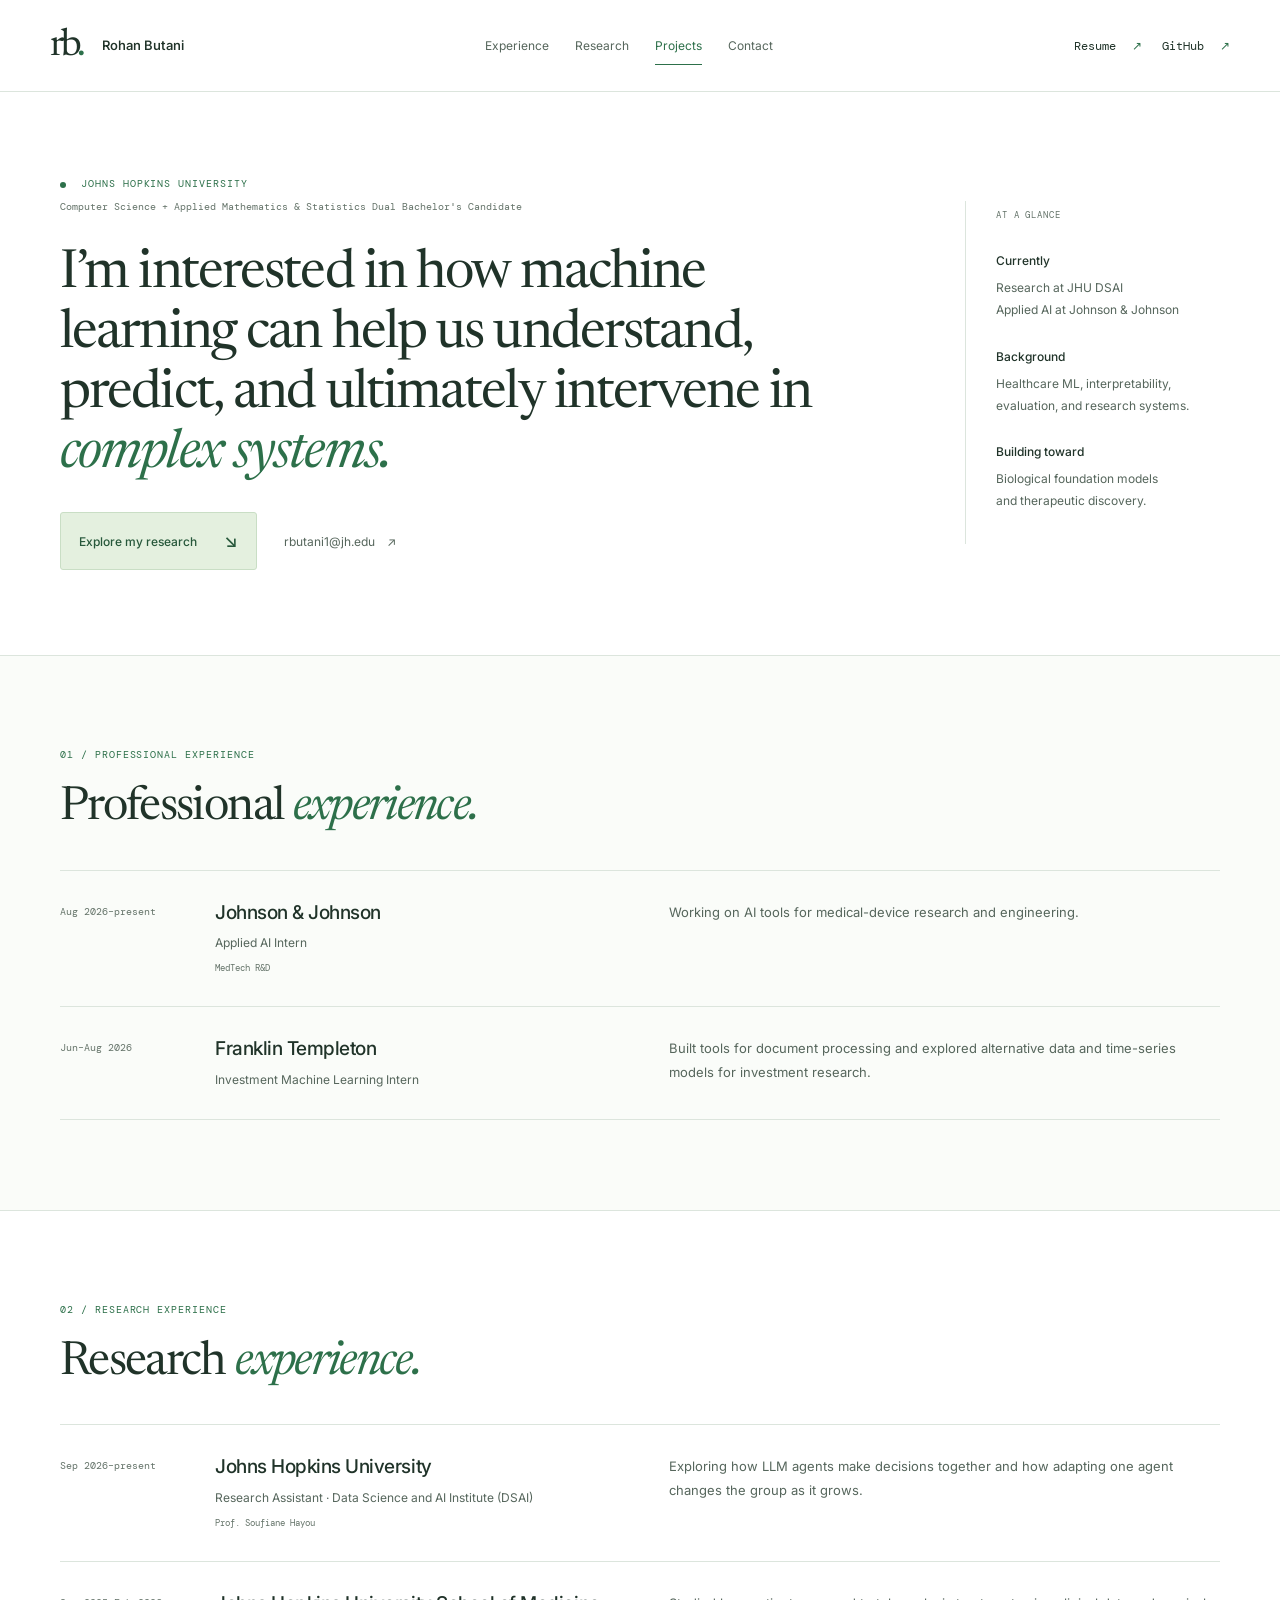
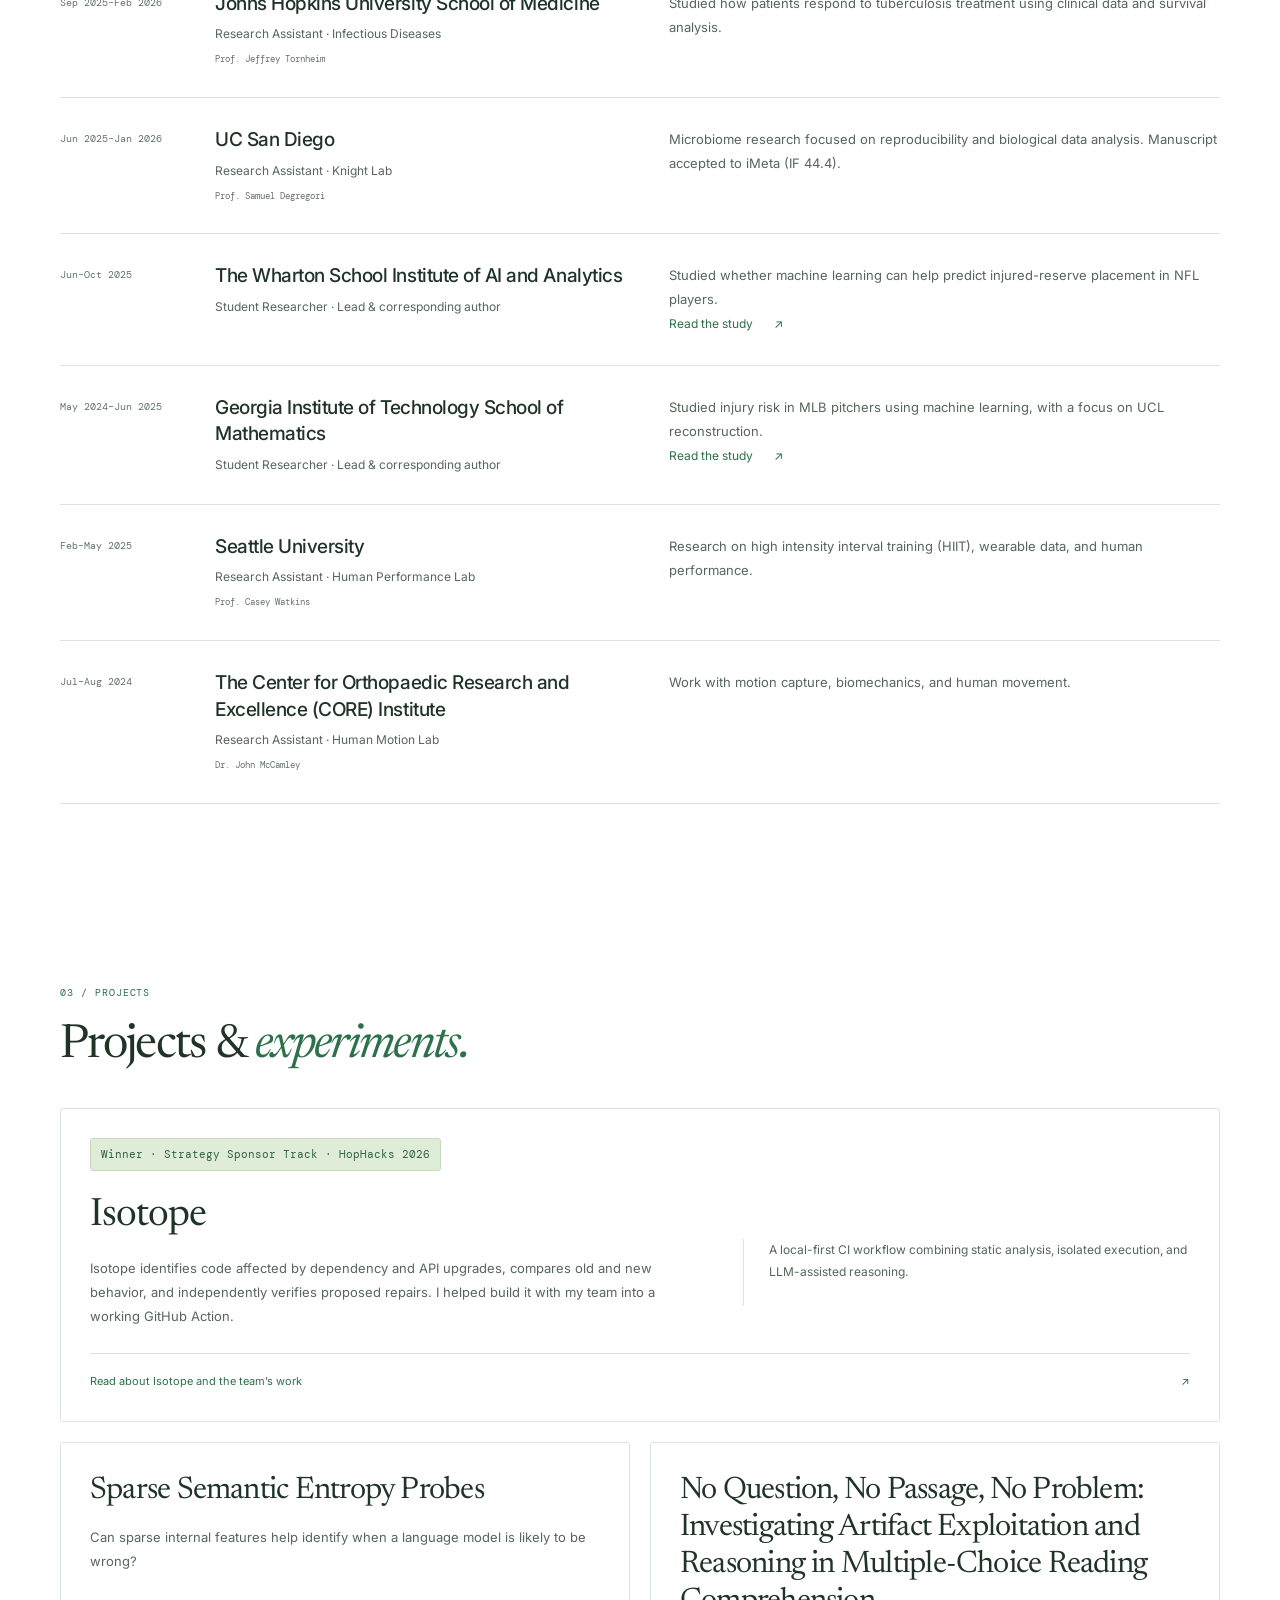
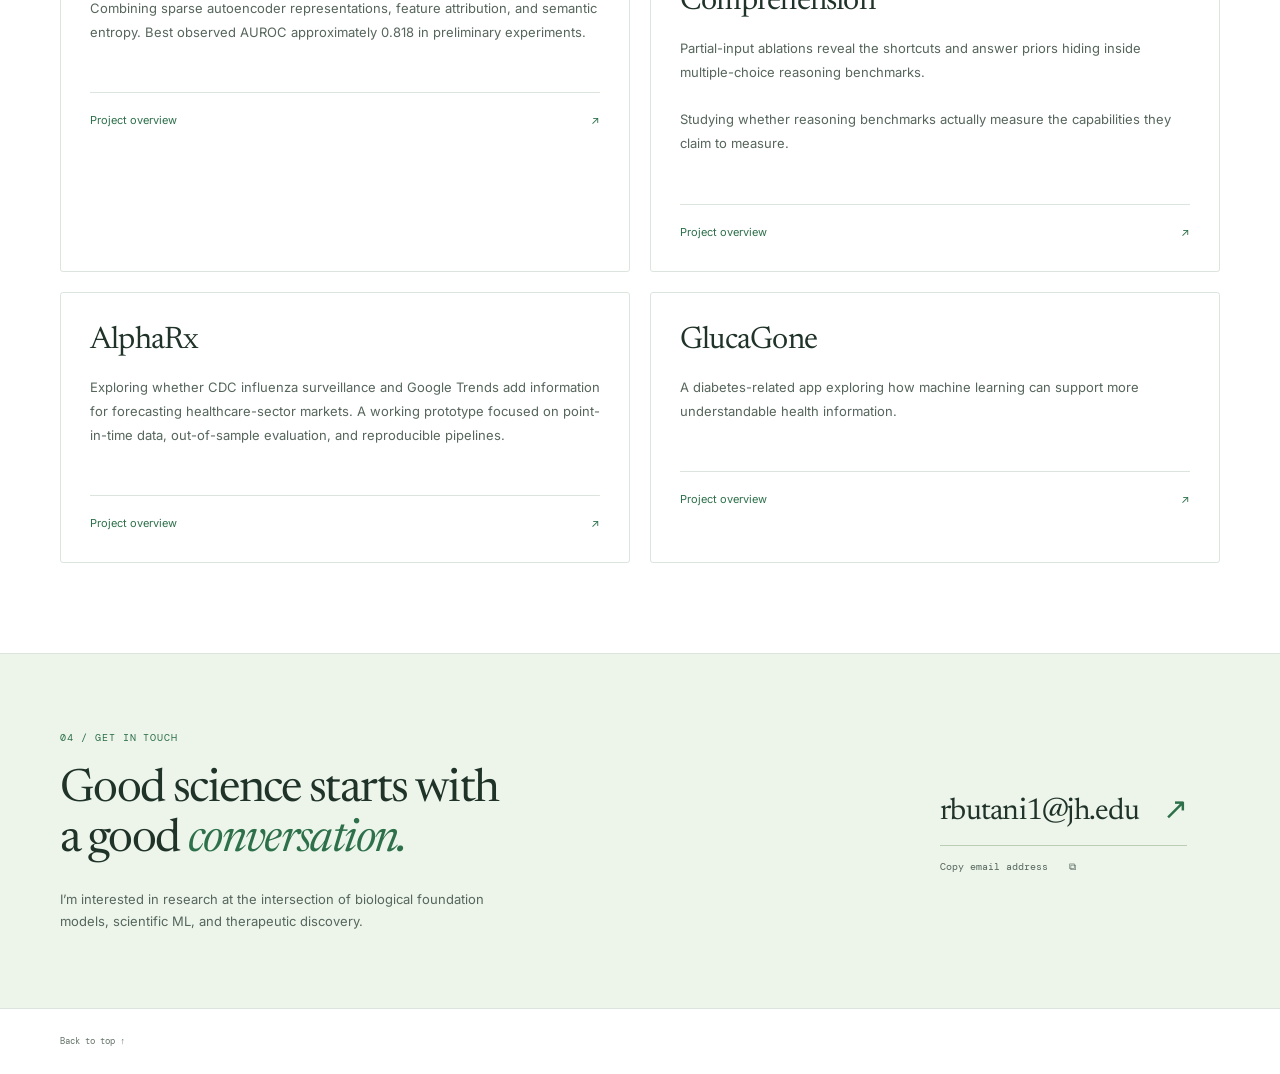
<file: index.html>
<!doctype html>
<html lang="en">
<head>
  <meta charset="utf-8">
  <meta name="viewport" content="width=device-width, initial-scale=1">
  <meta name="theme-color" content="#ffffff">
  <meta name="description" content="Rohan Butani — Johns Hopkins researcher and ML engineer building toward biological foundation models, scientific machine learning, and AI-driven therapeutic discovery.">
  <meta property="og:title" content="Rohan Butani">
  <meta property="og:description" content="Research and projects at the intersection of machine learning and biology.">
  <meta property="og:type" content="website">
  <title>Rohan Butani</title>
  <link rel="icon" href="favicon.svg" type="image/svg+xml">
  <link rel="preconnect" href="https://fonts.googleapis.com">
  <link rel="preconnect" href="https://fonts.gstatic.com" crossorigin>
  <link href="https://fonts.googleapis.com/css2?family=DM+Mono:wght@400;500&family=Inter:wght@400;450;500;550;600;650&family=Newsreader:ital,wght@0,400;0,450;0,500;1,400;1,450&display=swap" rel="stylesheet">
  <link rel="stylesheet" href="styles.css?v=20260926-3">
  <script src="app.js" defer></script>
  <noscript><style>.filters,.copy-email,.menu-toggle{display:none}@media(max-width:680px){.site-header{height:auto;flex-wrap:wrap;padding-block:15px}.main-nav{display:flex;position:static;order:3;width:100%;flex-wrap:wrap;box-shadow:none}.main-nav a{padding:6px 8px}.cv-link{margin-left:auto}}</style></noscript>
</head>
<body>
  <a class="skip-link" href="#main">Skip to content</a>
  <header class="site-header">
    <a class="identity" href="./" aria-label="Rohan Butani home"><span class="monogram">rb<span>.</span></span><span class="identity-text">Rohan Butani</span></a>
    <button class="menu-toggle" type="button" aria-expanded="false" aria-controls="main-nav">Menu <span>+</span></button>
    <nav class="main-nav" id="main-nav" aria-label="Main navigation"><a href="#professional-experience">Experience</a><a href="#experience">Research</a><a href="#projects">Projects</a><a href="#contact">Contact</a></nav>
    <div class="header-actions"><a class="resume-link" href="Rohan_Butani_Research_Resume.pdf" target="_blank" rel="noopener">Resume <span aria-hidden="true">↗</span></a><a class="resume-link" href="https://github.com/rohanbutani" target="_blank" rel="noopener">GitHub <span aria-hidden="true">↗</span></a></div>
  </header>

  <main id="main">
    <section class="hero section-wrap" aria-labelledby="hero-title">
      <div class="hero-copy">
        <p class="eyebrow institution"><span class="status-dot"></span> Johns Hopkins University</p>
        <p class="hero-discipline mono">Computer Science + Applied Mathematics & Statistics Dual Bachelor's Candidate</p>
        <h1 id="hero-title">I’m interested in how machine learning can help us understand, predict, and ultimately intervene in <em>complex systems.</em></h1>
        <div class="hero-actions"><a class="button button-primary" href="#experience">Explore my research <span aria-hidden="true">↘</span></a><a class="email-link" href="mailto:rbutani1@jh.edu">rbutani1@jh.edu <span aria-hidden="true">↗</span></a></div>
      </div>
      <aside class="hero-profile" aria-label="At a glance">
        <p class="eyebrow">At a glance</p>
        <div><h2>Currently</h2><p>Research at JHU DSAI<br>Applied AI at Johnson & Johnson</p></div>
        <div><h2>Background</h2><p>Healthcare ML, interpretability,<br>evaluation, and research systems.</p></div>
        <div><h2>Building toward</h2><p>Biological foundation models<br>and therapeutic discovery.</p></div>
      </aside>
    </section>

    <section class="section professional-section" id="professional-experience" aria-labelledby="professional-title"><div class="section-wrap">
      <div class="section-intro"><div><p class="eyebrow section-label">01 / Professional experience</p><h2 id="professional-title">Professional <em>experience.</em></h2></div></div>
      <div class="timeline">
        <article class="timeline-item"><div class="timeline-date mono">Aug 2026–present</div><div class="timeline-org"><h3>Johnson & Johnson</h3><p>Applied AI Intern</p><span class="mono">MedTech R&D</span></div><div class="timeline-description"><p>Working on AI tools for medical-device research and engineering.</p></div></article>
        <article class="timeline-item"><div class="timeline-date mono">Jun–Aug 2026</div><div class="timeline-org"><h3>Franklin Templeton</h3><p>Investment Machine Learning Intern</p></div><div class="timeline-description"><p>Built tools for document processing and explored alternative data and time-series models for investment research.</p></div></article>
      </div>
    </div></section>

    <section class="section section-wrap" id="experience" aria-labelledby="research-experience-title">
      <div class="section-intro"><div><p class="eyebrow section-label">02 / Research experience</p><h2 id="research-experience-title">Research <em>experience.</em></h2></div></div>
      <div class="timeline">
        <article class="timeline-item"><div class="timeline-date mono">Sep 2026–present</div><div class="timeline-org"><h3>Johns Hopkins University</h3><p>Research Assistant · Data Science and AI Institute (DSAI)</p><span class="mono">Prof. Soufiane Hayou</span></div><div class="timeline-description"><p>Exploring how LLM agents make decisions together and how adapting one agent changes the group as it grows.</p></div></article>
        <article class="timeline-item"><div class="timeline-date mono">Sep 2025–Feb 2026</div><div class="timeline-org"><h3>Johns Hopkins University School of Medicine</h3><p>Research Assistant · Infectious Diseases</p><span class="mono">Prof. Jeffrey Tornheim</span></div><div class="timeline-description"><p>Studied how patients respond to tuberculosis treatment using clinical data and survival analysis.</p></div></article>
        <article class="timeline-item"><div class="timeline-date mono">Jun 2025–Jan 2026</div><div class="timeline-org"><h3>UC San Diego</h3><p>Research Assistant · Knight Lab</p><span class="mono">Prof. Samuel Degregori</span></div><div class="timeline-description"><p>Microbiome research focused on reproducibility and biological data analysis. Manuscript accepted to iMeta (IF 44.4).</p></div></article>
        <article class="timeline-item"><div class="timeline-date mono">Jun–Oct 2025</div><div class="timeline-org"><h3>The Wharton School Institute of AI and Analytics</h3><p>Student Researcher · Lead & corresponding author</p></div><div class="timeline-description"><p>Studied whether machine learning can help predict injured-reserve placement in NFL players.</p><p><a class="text-link" href="https://ieeexplore.ieee.org/document/11532972" target="_blank" rel="noopener">Read the study <span aria-hidden="true">↗</span></a></p></div></article>
        <article class="timeline-item"><div class="timeline-date mono">May 2024–Jun 2025</div><div class="timeline-org"><h3>Georgia Institute of Technology School of Mathematics</h3><p>Student Researcher · Lead & corresponding author</p></div><div class="timeline-description"><p>Studied injury risk in MLB pitchers using machine learning, with a focus on UCL reconstruction.</p><p><a class="text-link" href="https://ieeexplore.ieee.org/document/11081559" target="_blank" rel="noopener">Read the study <span aria-hidden="true">↗</span></a></p></div></article>
        <article class="timeline-item"><div class="timeline-date mono">Feb–May 2025</div><div class="timeline-org"><h3>Seattle University</h3><p>Research Assistant · Human Performance Lab</p><span class="mono">Prof. Casey Watkins</span></div><div class="timeline-description"><p>Research on high intensity interval training (HIIT), wearable data, and human performance.</p></div></article>
        <article class="timeline-item"><div class="timeline-date mono">Jul–Aug 2024</div><div class="timeline-org"><h3>The Center for Orthopaedic Research and Excellence (CORE) Institute</h3><p>Research Assistant · Human Motion Lab</p><span class="mono">Dr. John McCamley</span></div><div class="timeline-description"><p>Work with motion capture, biomechanics, and human movement.</p></div></article>
      </div>
    </section>

    <section class="section section-wrap" id="projects" aria-labelledby="projects-title">
      <div class="section-intro"><div><p class="eyebrow section-label">03 / Projects</p><h2 id="projects-title">Projects & <em>experiments.</em></h2></div></div>
      <div class="build-grid">
        <a class="build-card build-featured" href="projects/isotope/">
          <div class="build-top"><span class="award">Winner · Strategy Sponsor Track · HopHacks 2026</span></div>
          <div><h3>Isotope</h3><p>Isotope identifies code affected by dependency and API upgrades, compares old and new behavior, and independently verifies proposed repairs. I helped build it with my team into a working GitHub Action.</p></div>
          <div class="build-details"><p>A local-first CI workflow combining static analysis, isolated execution, and LLM-assisted reasoning.</p></div>
          <span class="build-link">Read about Isotope and the team’s work <span aria-hidden="true">↗</span></span>
        </a>

        <a class="build-card" href="work/entropy/"><h3>Sparse Semantic Entropy Probes</h3><p>Can sparse internal features help identify when a language model is likely to be wrong?</p><p>Combining sparse autoencoder representations, feature attribution, and semantic entropy. Best observed AUROC approximately 0.818 in preliminary experiments.</p><span class="build-link">Project overview <span aria-hidden="true">↗</span></span></a>
        <a class="build-card" href="work/ablations/"><h3>No Question, No Passage, No Problem: Investigating Artifact Exploitation and Reasoning in Multiple-Choice Reading Comprehension</h3><p>Partial-input ablations reveal the shortcuts and answer priors hiding inside multiple-choice reasoning benchmarks.</p><p>Studying whether reasoning benchmarks actually measure the capabilities they claim to measure.</p><span class="build-link">Project overview <span aria-hidden="true">↗</span></span></a>
        <a class="build-card" href="projects/alpharx/"><h3>AlphaRx</h3><p>Exploring whether CDC influenza surveillance and Google Trends add information for forecasting healthcare-sector markets. A working prototype focused on point-in-time data, out-of-sample evaluation, and reproducible pipelines.</p><span class="build-link">Project overview <span aria-hidden="true">↗</span></span></a>
        <a class="build-card" href="projects/glucagone/"><h3>GlucaGone</h3><p>A diabetes-related app exploring how machine learning can support more understandable health information.</p><span class="build-link">Project overview <span aria-hidden="true">↗</span></span></a>
      </div>
    </section>

    <section class="section now-section" id="now" aria-labelledby="now-title" hidden><div class="section-wrap now-layout"><div class="now-intro"><p class="eyebrow section-label">04 / Now <span class="status-dot"></span></p><h2 id="now-title">Currently <em>learning.</em></h2><p>What I’m learning and building right now. A record of direction, alongside the completed work.</p><div class="now-stamp mono"><span class="status-dot"></span> Field notes / September 2026</div><p class="now-context">On a gap/co-op period in 2026.<br>Johns Hopkins · expected graduation May 2028.</p></div><div class="now-items"><article><span class="mono">01</span><div><h3>Biological foundation models</h3><p>Protein sequence and structure representations, embeddings, probing, adaptation, and evaluation.</p></div><span class="now-marker" aria-hidden="true">↗</span></article><article><span class="mono">02</span><div><h3>Generative modeling for biology</h3><p>Diffusion, flow matching, constrained sampling, inverse folding, and the objectives behind useful designs.</p></div><span class="now-marker" aria-hidden="true">↗</span></article><article><span class="mono">03</span><div><h3>Scientific compute</h3><p>Running multi-agent experiments on JHU-ARCH with GPU allocation, distributed inference, and reproducible evaluation workflows.</p></div><span class="now-marker" aria-hidden="true">↗</span></article><article><span class="mono">04</span><div><h3>Developing research taste</h3><p>Reading for assumptions, evaluation design, failure modes, and the experiment that should come next.</p></div><span class="now-marker" aria-hidden="true">↗</span></article></div></div></section>

    <section class="section section-wrap" id="notes" aria-labelledby="notes-title" hidden><div class="section-intro"><div><p class="eyebrow section-label">06 / Research notebook</p><h2 id="notes-title">Things worth <em>explaining.</em></h2></div><p class="intro-description">Working notes on papers, representations, and questions I want to understand more deeply.</p></div><div class="notes-grid"><a class="note-card" href="notes/protein-language-models/"><span class="eyebrow">Note 001 <span>Concept sketch</span></span><h3>What does a protein language model actually learn?</h3><p>Sequence statistics, evolutionary constraints, and what it means for a representation to be useful.</p><span class="note-bottom mono">Biological foundation models <b>↗</b></span></a><a class="note-card" href="notes/prediction-intervention/"><span class="eyebrow">Note 002 <span>Concept sketch</span></span><h3>From prediction to intervention in biological ML</h3><p>When does a better prediction become a better experiment, hypothesis, or therapeutic decision?</p><span class="note-bottom mono">AI for therapeutics <b>↗</b></span></a><a class="note-card" href="notes/interpretability-biology/"><span class="eyebrow">Note 003 <span>Research question</span></span><h3>Mechanistic interpretability outside language models</h3><p>Which ideas from sparse features and representation probing might transfer to biological models?</p><span class="note-bottom mono">Interpretability <b>↗</b></span></a></div><details class="other-questions"><summary><span class="eyebrow">Another open thread</span> How does adaptation propagate through multi-agent systems? <span aria-hidden="true">+</span></summary><p>At JHU DSAI with Prof. Soufiane Hayou, I’m designing experiments to study how targeted agent adaptations propagate through group decision-making and information diffusion, and how those effects change with communication protocols and agent population size.</p></details></section>



    <section class="contact-section" id="contact" aria-labelledby="contact-title"><div class="section-wrap"><p class="eyebrow section-label">04 / Get in touch</p><div class="contact-layout"><div><h2 id="contact-title">Good science starts with<br>a good <em>conversation.</em></h2><p>I’m interested in research at the intersection of biological foundation models, scientific ML, and therapeutic discovery.</p></div><div class="contact-actions"><a href="mailto:rbutani1@jh.edu" class="contact-email">rbutani1@jh.edu <span aria-hidden="true">↗</span></a><button class="copy-email mono" type="button">Copy email address <span aria-hidden="true">⧉</span></button><span class="copy-feedback" role="status"></span></div></div></div></section>
  </main>
  <footer class="site-footer section-wrap"><a href="#main">Back to top ↑</a></footer>
</body>
</html>
</file>
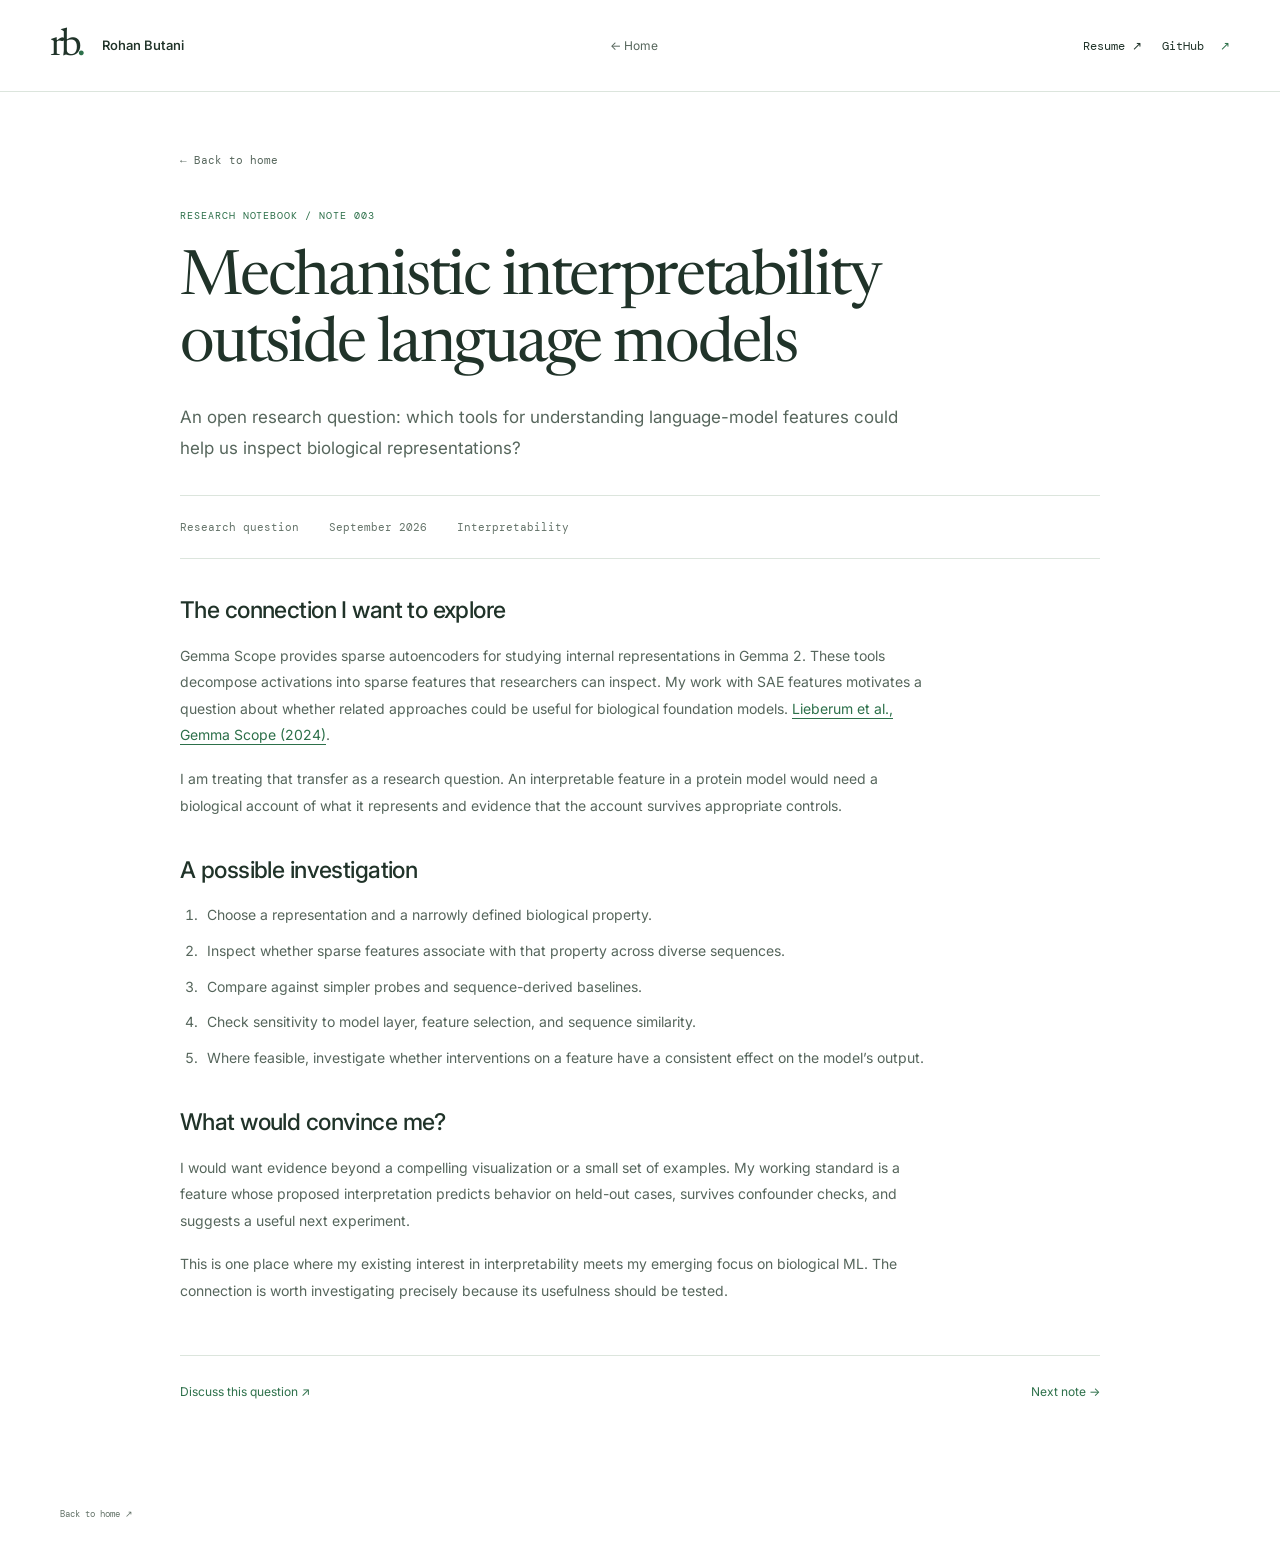
<file: notes/interpretability-biology/index.html>
<!doctype html>
<html lang="en"><head>
<meta charset="utf-8"><meta name="viewport" content="width=device-width, initial-scale=1">
<meta name="robots" content="noindex"><meta name="theme-color" content="#ffffff"><meta name="description" content="An open research question: which tools for understanding language-model features could help us inspect biological representations?">
<meta property="og:title" content="Mechanistic interpretability outside language models · Rohan Butani"><meta property="og:description" content="An open research question: which tools for understanding language-model features could help us inspect biological representations?"><meta property="og:type" content="article">
<title>Mechanistic interpretability outside language models · Rohan Butani</title><link rel="icon" href="../../favicon.svg" type="image/svg+xml">
<link rel="preconnect" href="https://fonts.googleapis.com"><link rel="preconnect" href="https://fonts.gstatic.com" crossorigin>
<link href="https://fonts.googleapis.com/css2?family=DM+Mono:wght@400;500&family=Inter:wght@400;500;600&family=Newsreader:ital,wght@0,400;0,500;1,400&display=swap" rel="stylesheet">
<link rel="stylesheet" href="../../styles.css?v=20260926-3"><script src="../../app.js" defer></script></head><body>
<a class="skip-link" href="#main">Skip to content</a>
<header class="site-header detail-header"><a class="identity" href="../../" aria-label="Rohan Butani home"><span class="monogram">rb<span>.</span></span><span class="identity-text">Rohan Butani</span></a><a class="detail-nav" href="../../">← Home</a><div class="header-actions"><a class="resume-link" href="../../Rohan_Butani_Research_Resume.pdf" target="_blank" rel="noopener">Resume ↗</a><a class="resume-link" href="https://github.com/rohanbutani" target="_blank" rel="noopener">GitHub <span aria-hidden="true">↗</span></a></div></header>
<main id="main" class="section-wrap detail-main"><a class="back-link" href="../../">← Back to home</a><p class="eyebrow section-label">Research notebook / Note 003</p><h1>Mechanistic interpretability outside language models</h1><p class="detail-subtitle">An open research question: which tools for understanding language-model features could help us inspect biological representations?</p><div class="detail-meta"><span>Research question</span><span>September 2026</span><span>Interpretability</span></div><article class="detail-body" aria-label="Notebook entry">
<h2>The connection I want to explore</h2>
<p>Gemma Scope provides sparse autoencoders for studying internal representations in Gemma 2. These tools decompose activations into sparse features that researchers can inspect. My work with SAE features motivates a question about whether related approaches could be useful for biological foundation models. <a href="https://arxiv.org/abs/2408.05147">Lieberum et al., Gemma Scope (2024)</a>.</p>
<p>I am treating that transfer as a research question. An interpretable feature in a protein model would need a biological account of what it represents and evidence that the account survives appropriate controls.</p>
<h2>A possible investigation</h2>
<ol><li>Choose a representation and a narrowly defined biological property.</li><li>Inspect whether sparse features associate with that property across diverse sequences.</li><li>Compare against simpler probes and sequence-derived baselines.</li><li>Check sensitivity to model layer, feature selection, and sequence similarity.</li><li>Where feasible, investigate whether interventions on a feature have a consistent effect on the model’s output.</li></ol>
<h2>What would convince me?</h2>
<p>I would want evidence beyond a compelling visualization or a small set of examples. My working standard is a feature whose proposed interpretation predicts behavior on held-out cases, survives confounder checks, and suggests a useful next experiment.</p>
<p>This is one place where my existing interest in interpretability meets my emerging focus on biological ML. The connection is worth investigating precisely because its usefulness should be tested.</p></article><div class="detail-end"><a href="mailto:rbutani1@jh.edu">Discuss this question ↗</a><a href="../../notes/protein-language-models/">Next note →</a></div></main>
<footer class="site-footer section-wrap"><a href="../../">Back to home ↗</a></footer></body></html>
</file>
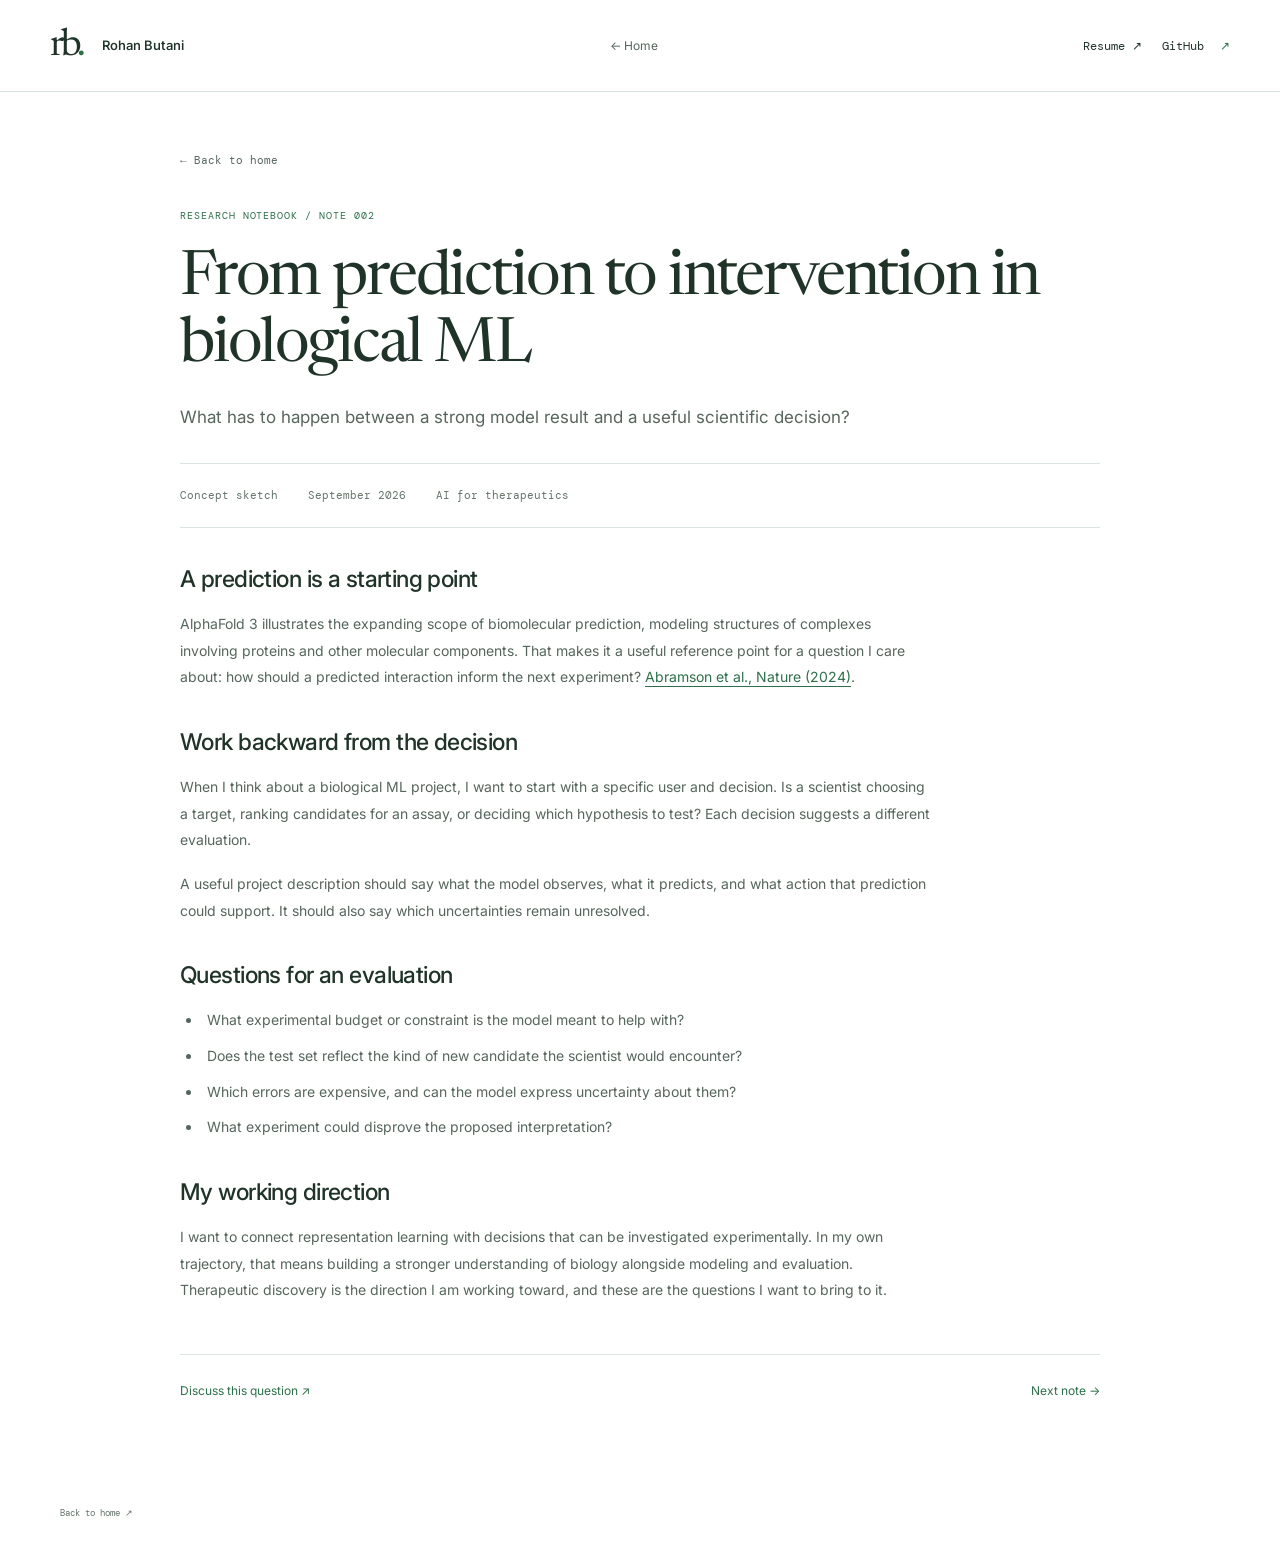
<file: notes/prediction-intervention/index.html>
<!doctype html>
<html lang="en"><head>
<meta charset="utf-8"><meta name="viewport" content="width=device-width, initial-scale=1">
<meta name="robots" content="noindex"><meta name="theme-color" content="#ffffff"><meta name="description" content="What has to happen between a strong model result and a useful scientific decision?">
<meta property="og:title" content="From prediction to intervention in biological ML · Rohan Butani"><meta property="og:description" content="What has to happen between a strong model result and a useful scientific decision?"><meta property="og:type" content="article">
<title>From prediction to intervention in biological ML · Rohan Butani</title><link rel="icon" href="../../favicon.svg" type="image/svg+xml">
<link rel="preconnect" href="https://fonts.googleapis.com"><link rel="preconnect" href="https://fonts.gstatic.com" crossorigin>
<link href="https://fonts.googleapis.com/css2?family=DM+Mono:wght@400;500&family=Inter:wght@400;500;600&family=Newsreader:ital,wght@0,400;0,500;1,400&display=swap" rel="stylesheet">
<link rel="stylesheet" href="../../styles.css?v=20260926-3"><script src="../../app.js" defer></script></head><body>
<a class="skip-link" href="#main">Skip to content</a>
<header class="site-header detail-header"><a class="identity" href="../../" aria-label="Rohan Butani home"><span class="monogram">rb<span>.</span></span><span class="identity-text">Rohan Butani</span></a><a class="detail-nav" href="../../">← Home</a><div class="header-actions"><a class="resume-link" href="../../Rohan_Butani_Research_Resume.pdf" target="_blank" rel="noopener">Resume ↗</a><a class="resume-link" href="https://github.com/rohanbutani" target="_blank" rel="noopener">GitHub <span aria-hidden="true">↗</span></a></div></header>
<main id="main" class="section-wrap detail-main"><a class="back-link" href="../../">← Back to home</a><p class="eyebrow section-label">Research notebook / Note 002</p><h1>From prediction to intervention in biological ML</h1><p class="detail-subtitle">What has to happen between a strong model result and a useful scientific decision?</p><div class="detail-meta"><span>Concept sketch</span><span>September 2026</span><span>AI for therapeutics</span></div><article class="detail-body" aria-label="Notebook entry">
<h2>A prediction is a starting point</h2>
<p>AlphaFold 3 illustrates the expanding scope of biomolecular prediction, modeling structures of complexes involving proteins and other molecular components. That makes it a useful reference point for a question I care about: how should a predicted interaction inform the next experiment? <a href="https://www.nature.com/articles/s41586-024-07487-w">Abramson et al., Nature (2024)</a>.</p>
<h2>Work backward from the decision</h2>
<p>When I think about a biological ML project, I want to start with a specific user and decision. Is a scientist choosing a target, ranking candidates for an assay, or deciding which hypothesis to test? Each decision suggests a different evaluation.</p>
<p>A useful project description should say what the model observes, what it predicts, and what action that prediction could support. It should also say which uncertainties remain unresolved.</p>
<h2>Questions for an evaluation</h2>
<ul><li>What experimental budget or constraint is the model meant to help with?</li><li>Does the test set reflect the kind of new candidate the scientist would encounter?</li><li>Which errors are expensive, and can the model express uncertainty about them?</li><li>What experiment could disprove the proposed interpretation?</li></ul>
<h2>My working direction</h2>
<p>I want to connect representation learning with decisions that can be investigated experimentally. In my own trajectory, that means building a stronger understanding of biology alongside modeling and evaluation. Therapeutic discovery is the direction I am working toward, and these are the questions I want to bring to it.</p></article><div class="detail-end"><a href="mailto:rbutani1@jh.edu">Discuss this question ↗</a><a href="../../notes/interpretability-biology/">Next note →</a></div></main>
<footer class="site-footer section-wrap"><a href="../../">Back to home ↗</a></footer></body></html>
</file>
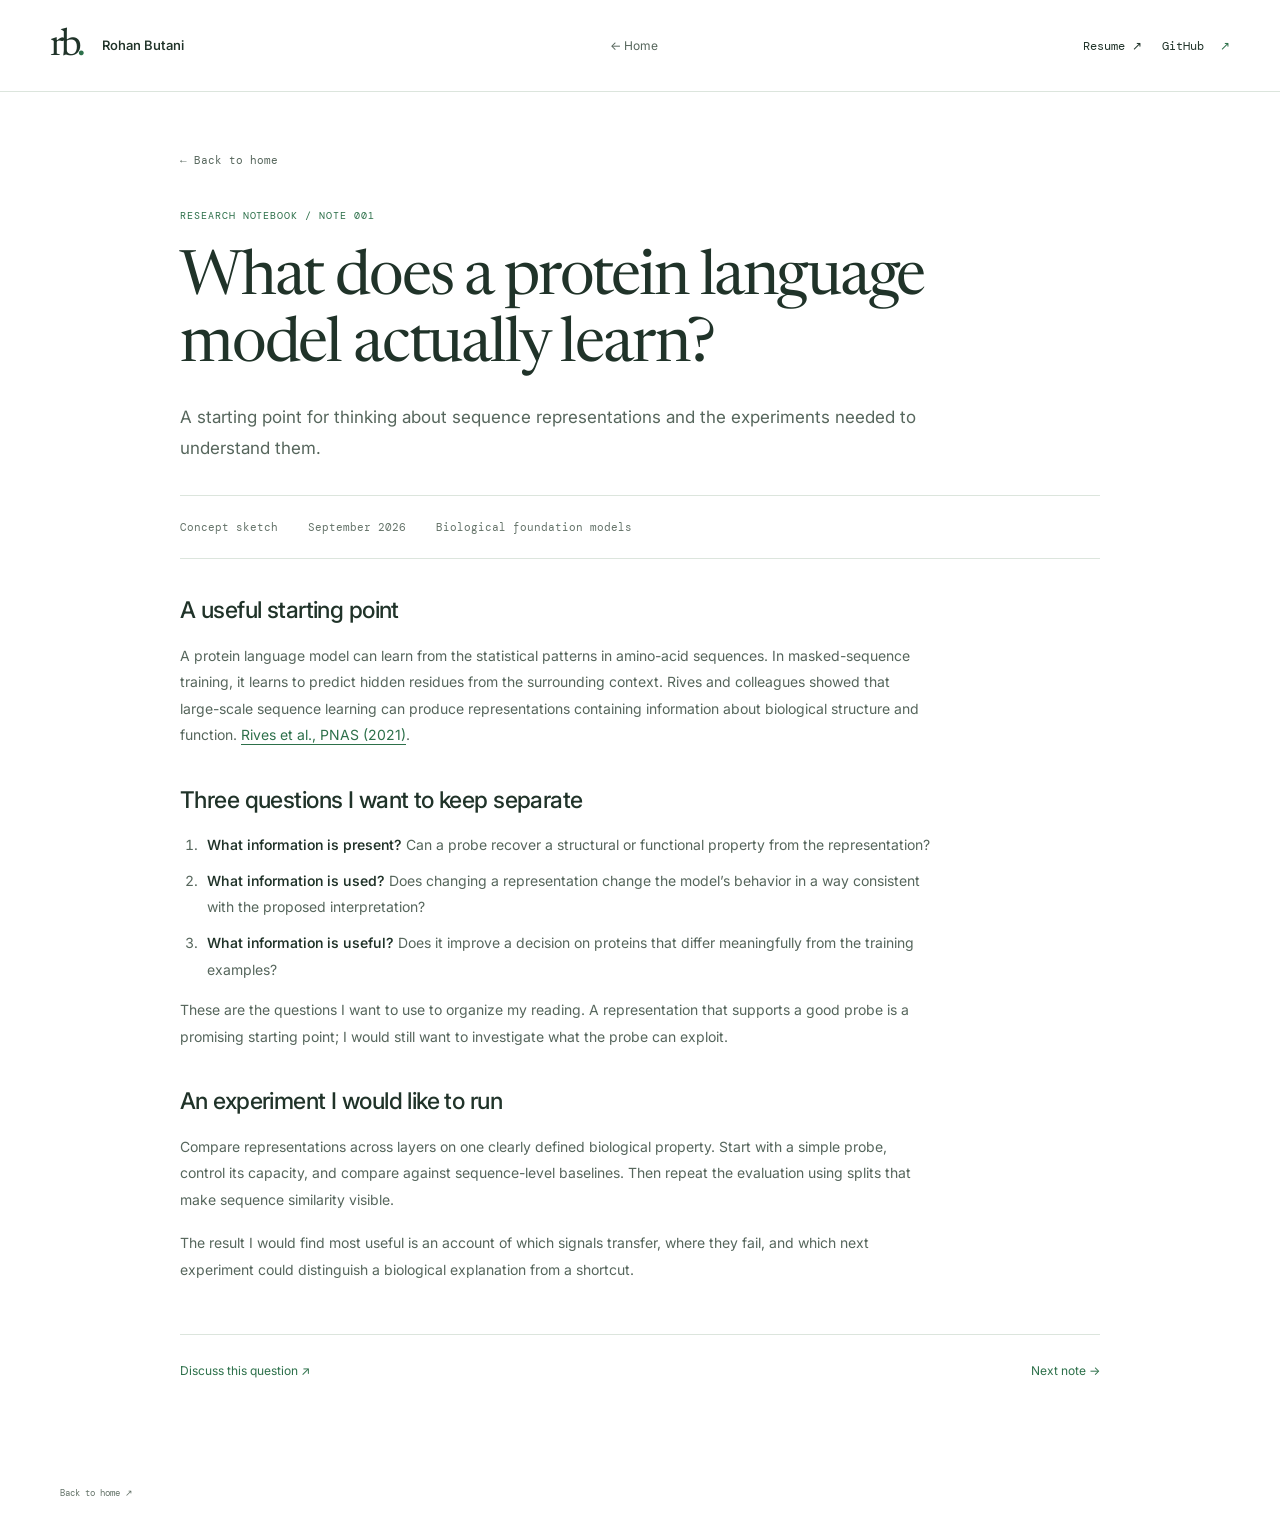
<file: notes/protein-language-models/index.html>
<!doctype html>
<html lang="en"><head>
<meta charset="utf-8"><meta name="viewport" content="width=device-width, initial-scale=1">
<meta name="robots" content="noindex"><meta name="theme-color" content="#ffffff"><meta name="description" content="A starting point for thinking about sequence representations and the experiments needed to understand them.">
<meta property="og:title" content="What does a protein language model actually learn? · Rohan Butani"><meta property="og:description" content="A starting point for thinking about sequence representations and the experiments needed to understand them."><meta property="og:type" content="article">
<title>What does a protein language model actually learn? · Rohan Butani</title><link rel="icon" href="../../favicon.svg" type="image/svg+xml">
<link rel="preconnect" href="https://fonts.googleapis.com"><link rel="preconnect" href="https://fonts.gstatic.com" crossorigin>
<link href="https://fonts.googleapis.com/css2?family=DM+Mono:wght@400;500&family=Inter:wght@400;500;600&family=Newsreader:ital,wght@0,400;0,500;1,400&display=swap" rel="stylesheet">
<link rel="stylesheet" href="../../styles.css?v=20260926-3"><script src="../../app.js" defer></script></head><body>
<a class="skip-link" href="#main">Skip to content</a>
<header class="site-header detail-header"><a class="identity" href="../../" aria-label="Rohan Butani home"><span class="monogram">rb<span>.</span></span><span class="identity-text">Rohan Butani</span></a><a class="detail-nav" href="../../">← Home</a><div class="header-actions"><a class="resume-link" href="../../Rohan_Butani_Research_Resume.pdf" target="_blank" rel="noopener">Resume ↗</a><a class="resume-link" href="https://github.com/rohanbutani" target="_blank" rel="noopener">GitHub <span aria-hidden="true">↗</span></a></div></header>
<main id="main" class="section-wrap detail-main"><a class="back-link" href="../../">← Back to home</a><p class="eyebrow section-label">Research notebook / Note 001</p><h1>What does a protein language model actually learn?</h1><p class="detail-subtitle">A starting point for thinking about sequence representations and the experiments needed to understand them.</p><div class="detail-meta"><span>Concept sketch</span><span>September 2026</span><span>Biological foundation models</span></div><article class="detail-body" aria-label="Notebook entry">
<h2>A useful starting point</h2>
<p>A protein language model can learn from the statistical patterns in amino-acid sequences. In masked-sequence training, it learns to predict hidden residues from the surrounding context. Rives and colleagues showed that large-scale sequence learning can produce representations containing information about biological structure and function. <a href="https://doi.org/10.1073/pnas.2016239118">Rives et al., PNAS (2021)</a>.</p>
<h2>Three questions I want to keep separate</h2>
<ol><li><strong>What information is present?</strong> Can a probe recover a structural or functional property from the representation?</li><li><strong>What information is used?</strong> Does changing a representation change the model’s behavior in a way consistent with the proposed interpretation?</li><li><strong>What information is useful?</strong> Does it improve a decision on proteins that differ meaningfully from the training examples?</li></ol>
<p>These are the questions I want to use to organize my reading. A representation that supports a good probe is a promising starting point; I would still want to investigate what the probe can exploit.</p>
<h2>An experiment I would like to run</h2>
<p>Compare representations across layers on one clearly defined biological property. Start with a simple probe, control its capacity, and compare against sequence-level baselines. Then repeat the evaluation using splits that make sequence similarity visible.</p>
<p>The result I would find most useful is an account of which signals transfer, where they fail, and which next experiment could distinguish a biological explanation from a shortcut.</p></article><div class="detail-end"><a href="mailto:rbutani1@jh.edu">Discuss this question ↗</a><a href="../../notes/prediction-intervention/">Next note →</a></div></main>
<footer class="site-footer section-wrap"><a href="../../">Back to home ↗</a></footer></body></html>
</file>
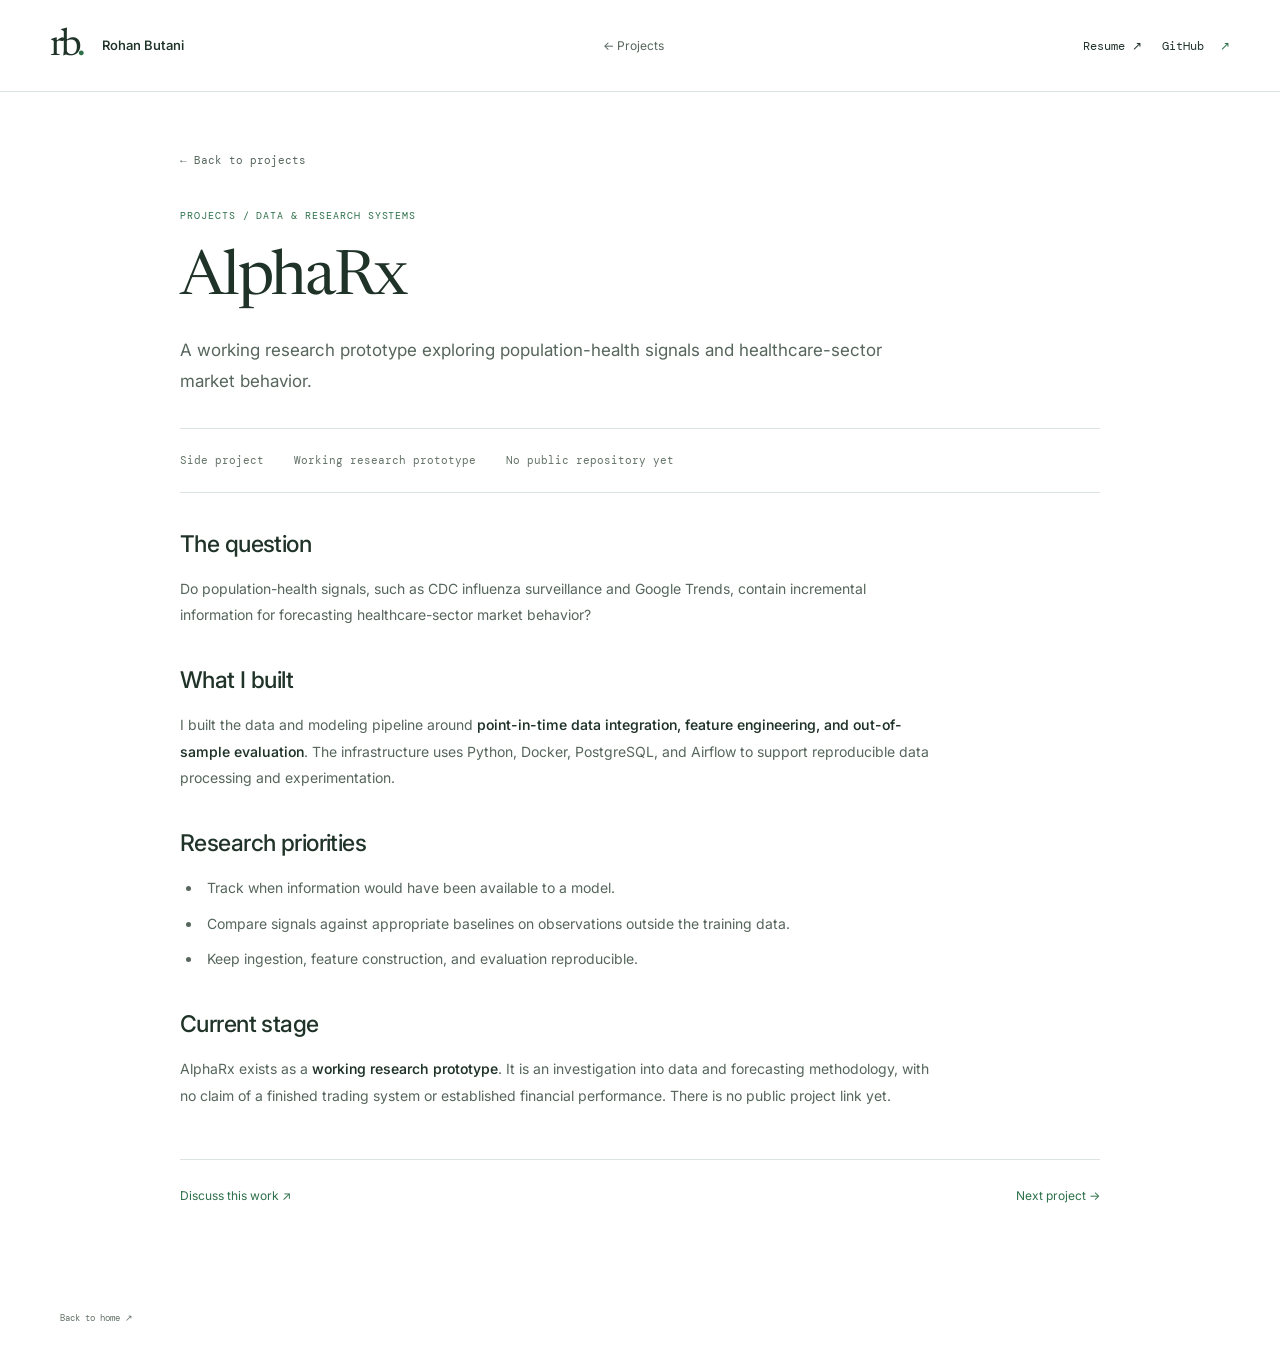
<file: projects/alpharx/index.html>
<!doctype html>
<html lang="en"><head>
<meta charset="utf-8"><meta name="viewport" content="width=device-width, initial-scale=1">
<meta name="theme-color" content="#ffffff"><meta name="description" content="A working research prototype exploring population-health signals and healthcare-sector market behavior.">
<meta property="og:title" content="AlphaRx · Rohan Butani"><meta property="og:description" content="A working research prototype exploring population-health signals and healthcare-sector market behavior."><meta property="og:type" content="article">
<title>AlphaRx · Rohan Butani</title><link rel="icon" href="../../favicon.svg" type="image/svg+xml">
<link rel="preconnect" href="https://fonts.googleapis.com"><link rel="preconnect" href="https://fonts.gstatic.com" crossorigin>
<link href="https://fonts.googleapis.com/css2?family=DM+Mono:wght@400;500&family=Inter:wght@400;500;600&family=Newsreader:ital,wght@0,400;0,500;1,400&display=swap" rel="stylesheet">
<link rel="stylesheet" href="../../styles.css?v=20260926-3"><script src="../../app.js" defer></script></head><body>
<a class="skip-link" href="#main">Skip to content</a>
<header class="site-header detail-header"><a class="identity" href="../../" aria-label="Rohan Butani home"><span class="monogram">rb<span>.</span></span><span class="identity-text">Rohan Butani</span></a><a class="detail-nav" href="../../#projects">← Projects</a><div class="header-actions"><a class="resume-link" href="../../Rohan_Butani_Research_Resume.pdf" target="_blank" rel="noopener">Resume ↗</a><a class="resume-link" href="https://github.com/rohanbutani" target="_blank" rel="noopener">GitHub <span aria-hidden="true">↗</span></a></div></header>
<main id="main" class="section-wrap detail-main"><a class="back-link" href="../../#projects">← Back to projects</a><p class="eyebrow section-label">Projects / Data &amp; research systems</p><h1>AlphaRx</h1><p class="detail-subtitle">A working research prototype exploring population-health signals and healthcare-sector market behavior.</p><div class="detail-meta"><span>Side project</span><span>Working research prototype</span><span>No public repository yet</span></div><article class="detail-body" aria-label="Project details">
<h2>The question</h2>
<p>Do population-health signals, such as CDC influenza surveillance and Google Trends, contain incremental information for forecasting healthcare-sector market behavior?</p>
<h2>What I built</h2>
<p>I built the data and modeling pipeline around <strong>point-in-time data integration, feature engineering, and out-of-sample evaluation</strong>. The infrastructure uses Python, Docker, PostgreSQL, and Airflow to support reproducible data processing and experimentation.</p>
<h2>Research priorities</h2>
<ul><li>Track when information would have been available to a model.</li><li>Compare signals against appropriate baselines on observations outside the training data.</li><li>Keep ingestion, feature construction, and evaluation reproducible.</li></ul>
<h2>Current stage</h2>
<p>AlphaRx exists as a <strong>working research prototype</strong>. It is an investigation into data and forecasting methodology, with no claim of a finished trading system or established financial performance. There is no public project link yet.</p></article><div class="detail-end"><a href="mailto:rbutani1@jh.edu">Discuss this work ↗</a><a href="../../projects/glucagone/">Next project →</a></div></main>
<footer class="site-footer section-wrap"><a href="../../">Back to home ↗</a></footer></body></html>
</file>
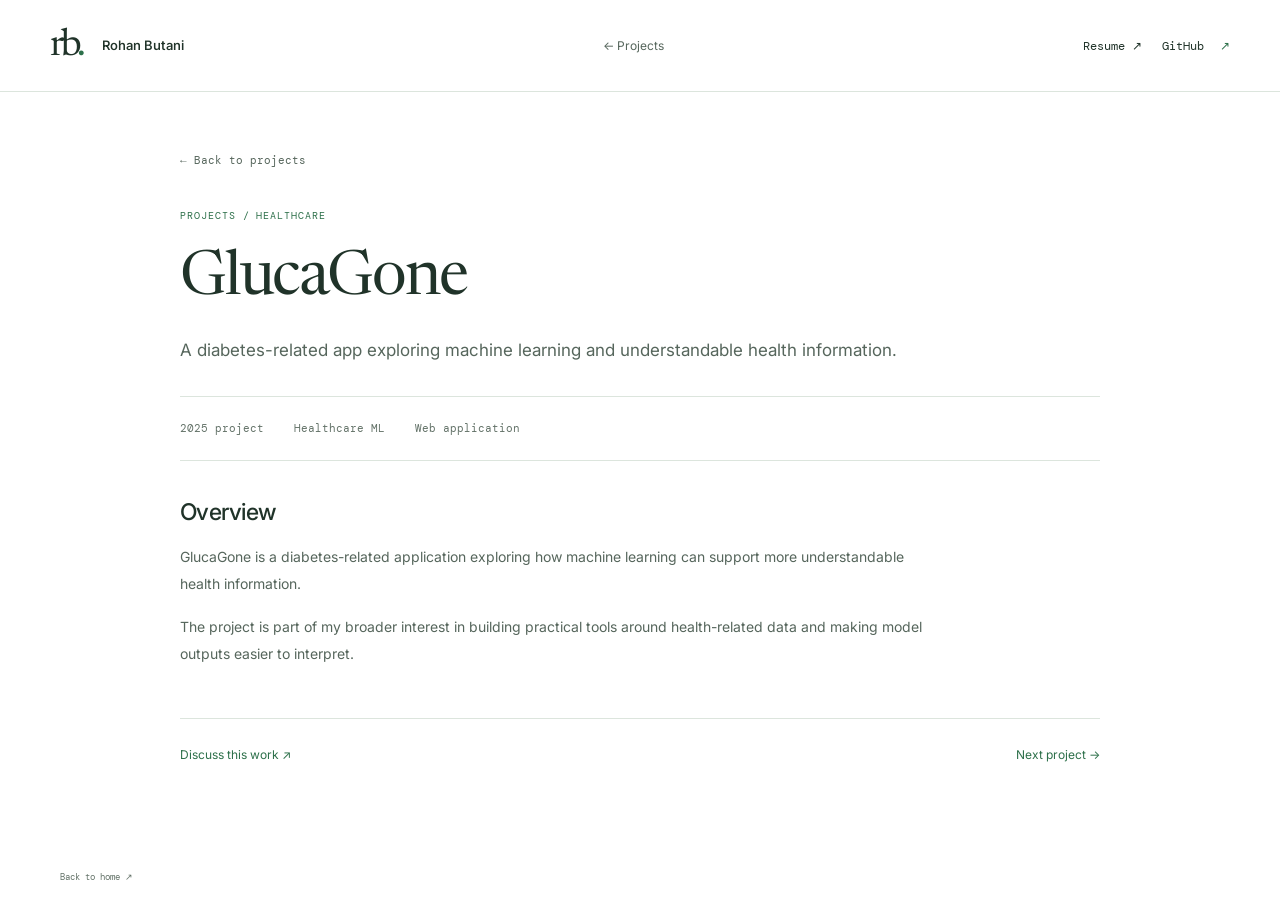
<file: projects/glucagone/index.html>
<!doctype html>
<html lang="en"><head>
<meta charset="utf-8"><meta name="viewport" content="width=device-width, initial-scale=1">
<meta name="theme-color" content="#ffffff"><meta name="description" content="A diabetes-related app exploring machine learning and understandable health information.">
<meta property="og:title" content="GlucaGone · Rohan Butani"><meta property="og:description" content="A diabetes-related app exploring machine learning and understandable health information."><meta property="og:type" content="article">
<title>GlucaGone · Rohan Butani</title><link rel="icon" href="../../favicon.svg" type="image/svg+xml">
<link rel="preconnect" href="https://fonts.googleapis.com"><link rel="preconnect" href="https://fonts.gstatic.com" crossorigin>
<link href="https://fonts.googleapis.com/css2?family=DM+Mono:wght@400;500&family=Inter:wght@400;500;600&family=Newsreader:ital,wght@0,400;0,500;1,400&display=swap" rel="stylesheet">
<link rel="stylesheet" href="../../styles.css?v=20260926-3"><script src="../../app.js" defer></script></head><body>
<a class="skip-link" href="#main">Skip to content</a>
<header class="site-header detail-header"><a class="identity" href="../../" aria-label="Rohan Butani home"><span class="monogram">rb<span>.</span></span><span class="identity-text">Rohan Butani</span></a><a class="detail-nav" href="../../#projects">← Projects</a><div class="header-actions"><a class="resume-link" href="../../Rohan_Butani_Research_Resume.pdf" target="_blank" rel="noopener">Resume ↗</a><a class="resume-link" href="https://github.com/rohanbutani" target="_blank" rel="noopener">GitHub <span aria-hidden="true">↗</span></a></div></header>
<main id="main" class="section-wrap detail-main"><a class="back-link" href="../../#projects">← Back to projects</a><p class="eyebrow section-label">Projects / Healthcare</p><h1>GlucaGone</h1><p class="detail-subtitle">A diabetes-related app exploring machine learning and understandable health information.</p><div class="detail-meta"><span>2025 project</span><span>Healthcare ML</span><span>Web application</span></div><article class="detail-body" aria-label="Project details">
<h2>Overview</h2>
<p>GlucaGone is a diabetes-related application exploring how machine learning can support more understandable health information.</p>
<p>The project is part of my broader interest in building practical tools around health-related data and making model outputs easier to interpret.</p></article><div class="detail-end"><a href="mailto:rbutani1@jh.edu">Discuss this work ↗</a><a href="../../projects/isotope/">Next project →</a></div></main>
<footer class="site-footer section-wrap"><a href="../../">Back to home ↗</a></footer></body></html>
</file>
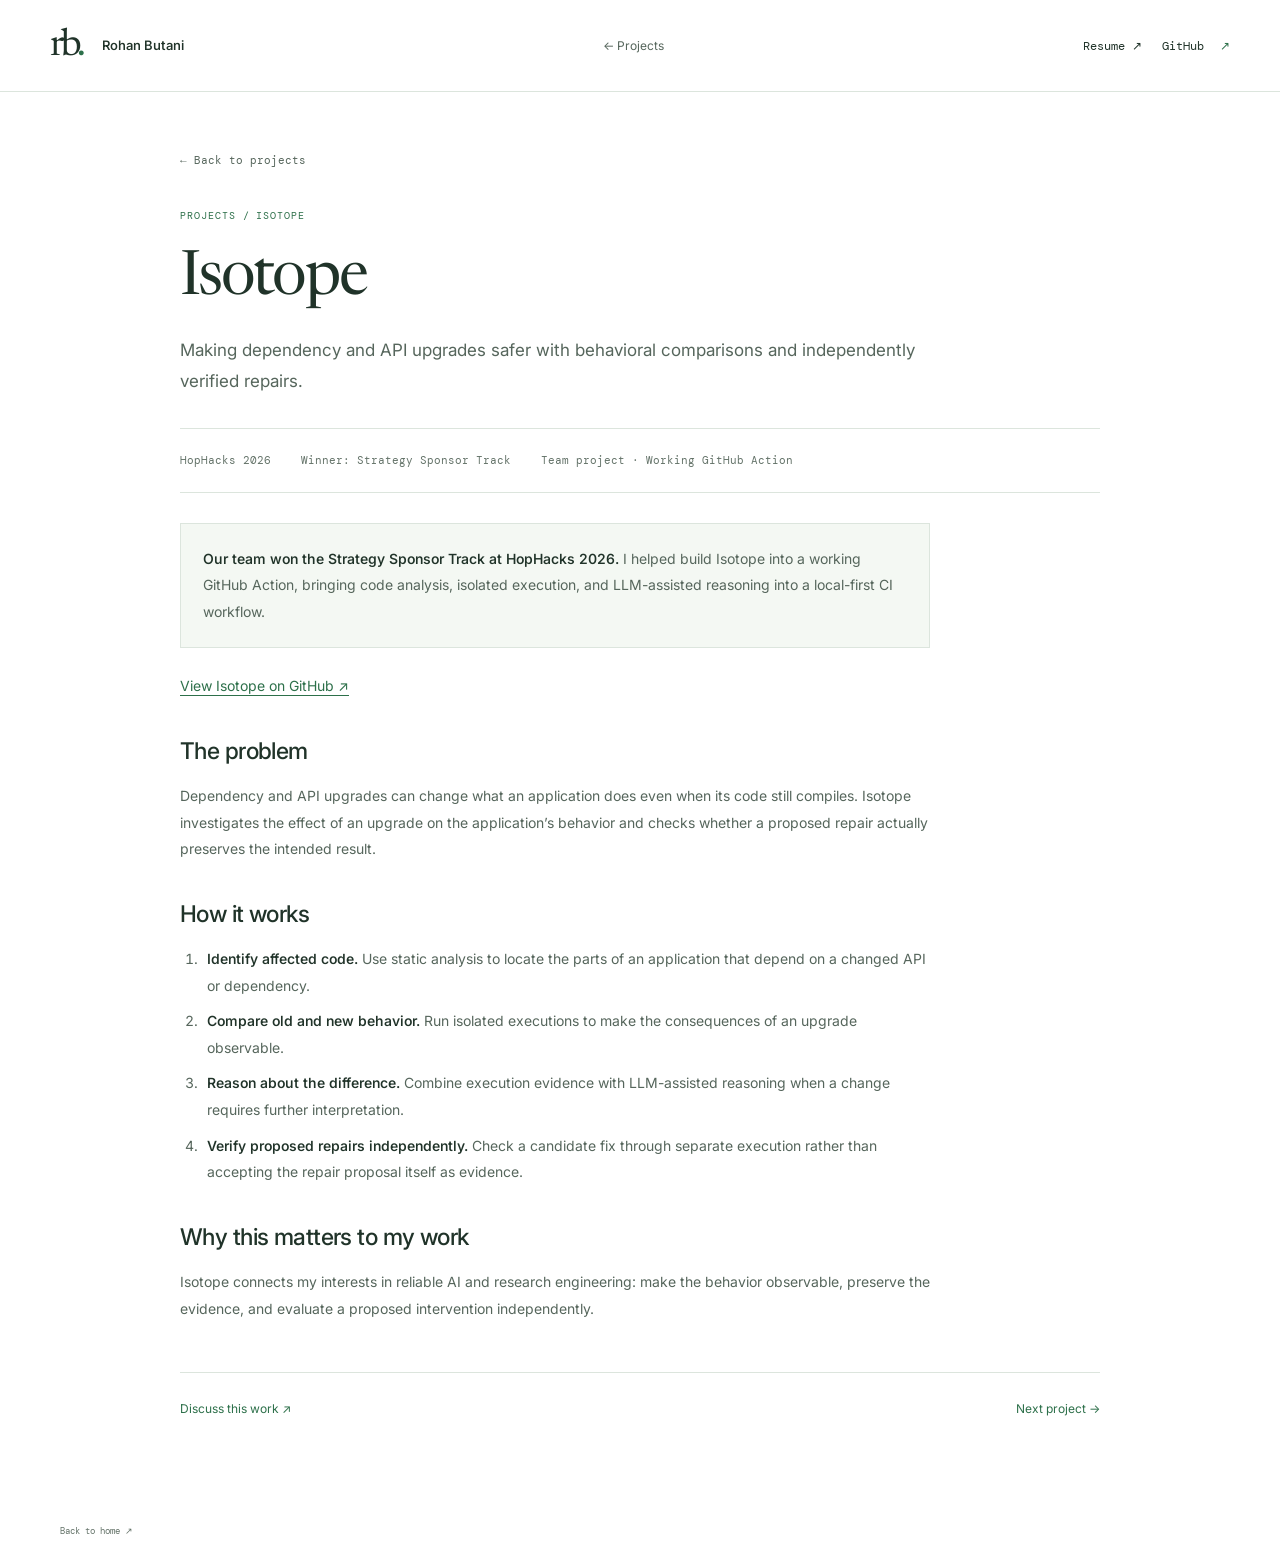
<file: projects/isotope/index.html>
<!doctype html>
<html lang="en"><head>
<meta charset="utf-8"><meta name="viewport" content="width=device-width, initial-scale=1">
<meta name="theme-color" content="#ffffff"><meta name="description" content="Making dependency and API upgrades safer with behavioral comparisons and independently verified repairs.">
<meta property="og:title" content="Isotope · Rohan Butani"><meta property="og:description" content="Making dependency and API upgrades safer with behavioral comparisons and independently verified repairs."><meta property="og:type" content="article">
<title>Isotope · Rohan Butani</title><link rel="icon" href="../../favicon.svg" type="image/svg+xml">
<link rel="preconnect" href="https://fonts.googleapis.com"><link rel="preconnect" href="https://fonts.gstatic.com" crossorigin>
<link href="https://fonts.googleapis.com/css2?family=DM+Mono:wght@400;500&family=Inter:wght@400;500;600&family=Newsreader:ital,wght@0,400;0,500;1,400&display=swap" rel="stylesheet">
<link rel="stylesheet" href="../../styles.css?v=20260926-3"><script src="../../app.js" defer></script></head><body>
<a class="skip-link" href="#main">Skip to content</a>
<header class="site-header detail-header"><a class="identity" href="../../" aria-label="Rohan Butani home"><span class="monogram">rb<span>.</span></span><span class="identity-text">Rohan Butani</span></a><a class="detail-nav" href="../../#projects">← Projects</a><div class="header-actions"><a class="resume-link" href="../../Rohan_Butani_Research_Resume.pdf" target="_blank" rel="noopener">Resume ↗</a><a class="resume-link" href="https://github.com/rohanbutani" target="_blank" rel="noopener">GitHub <span aria-hidden="true">↗</span></a></div></header>
<main id="main" class="section-wrap detail-main"><a class="back-link" href="../../#projects">← Back to projects</a><p class="eyebrow section-label">Projects / Isotope</p><h1>Isotope</h1><p class="detail-subtitle">Making dependency and API upgrades safer with behavioral comparisons and independently verified repairs.</p><div class="detail-meta"><span>HopHacks 2026</span><span>Winner: Strategy Sponsor Track</span><span>Team project · Working GitHub Action</span></div><article class="detail-body" aria-label="Project details">
<div class="callout"><p><strong>Our team won the Strategy Sponsor Track at HopHacks 2026.</strong> I helped build Isotope into a working GitHub Action, bringing code analysis, isolated execution, and LLM-assisted reasoning into a local-first CI workflow.</p></div>
<p><a href="https://github.com/hmartel222/Isotope">View Isotope on GitHub ↗</a></p>
<h2>The problem</h2>
<p>Dependency and API upgrades can change what an application does even when its code still compiles. Isotope investigates the effect of an upgrade on the application’s behavior and checks whether a proposed repair actually preserves the intended result.</p>
<h2>How it works</h2>
<ol><li><strong>Identify affected code.</strong> Use static analysis to locate the parts of an application that depend on a changed API or dependency.</li><li><strong>Compare old and new behavior.</strong> Run isolated executions to make the consequences of an upgrade observable.</li><li><strong>Reason about the difference.</strong> Combine execution evidence with LLM-assisted reasoning when a change requires further interpretation.</li><li><strong>Verify proposed repairs independently.</strong> Check a candidate fix through separate execution rather than accepting the repair proposal itself as evidence.</li></ol>
<h2>Why this matters to my work</h2>
<p>Isotope connects my interests in reliable AI and research engineering: make the behavior observable, preserve the evidence, and evaluate a proposed intervention independently.</p></article><div class="detail-end"><a href="mailto:rbutani1@jh.edu">Discuss this work ↗</a><a href="../../projects/alpharx/">Next project →</a></div></main>
<footer class="site-footer section-wrap"><a href="../../">Back to home ↗</a></footer></body></html>
</file>
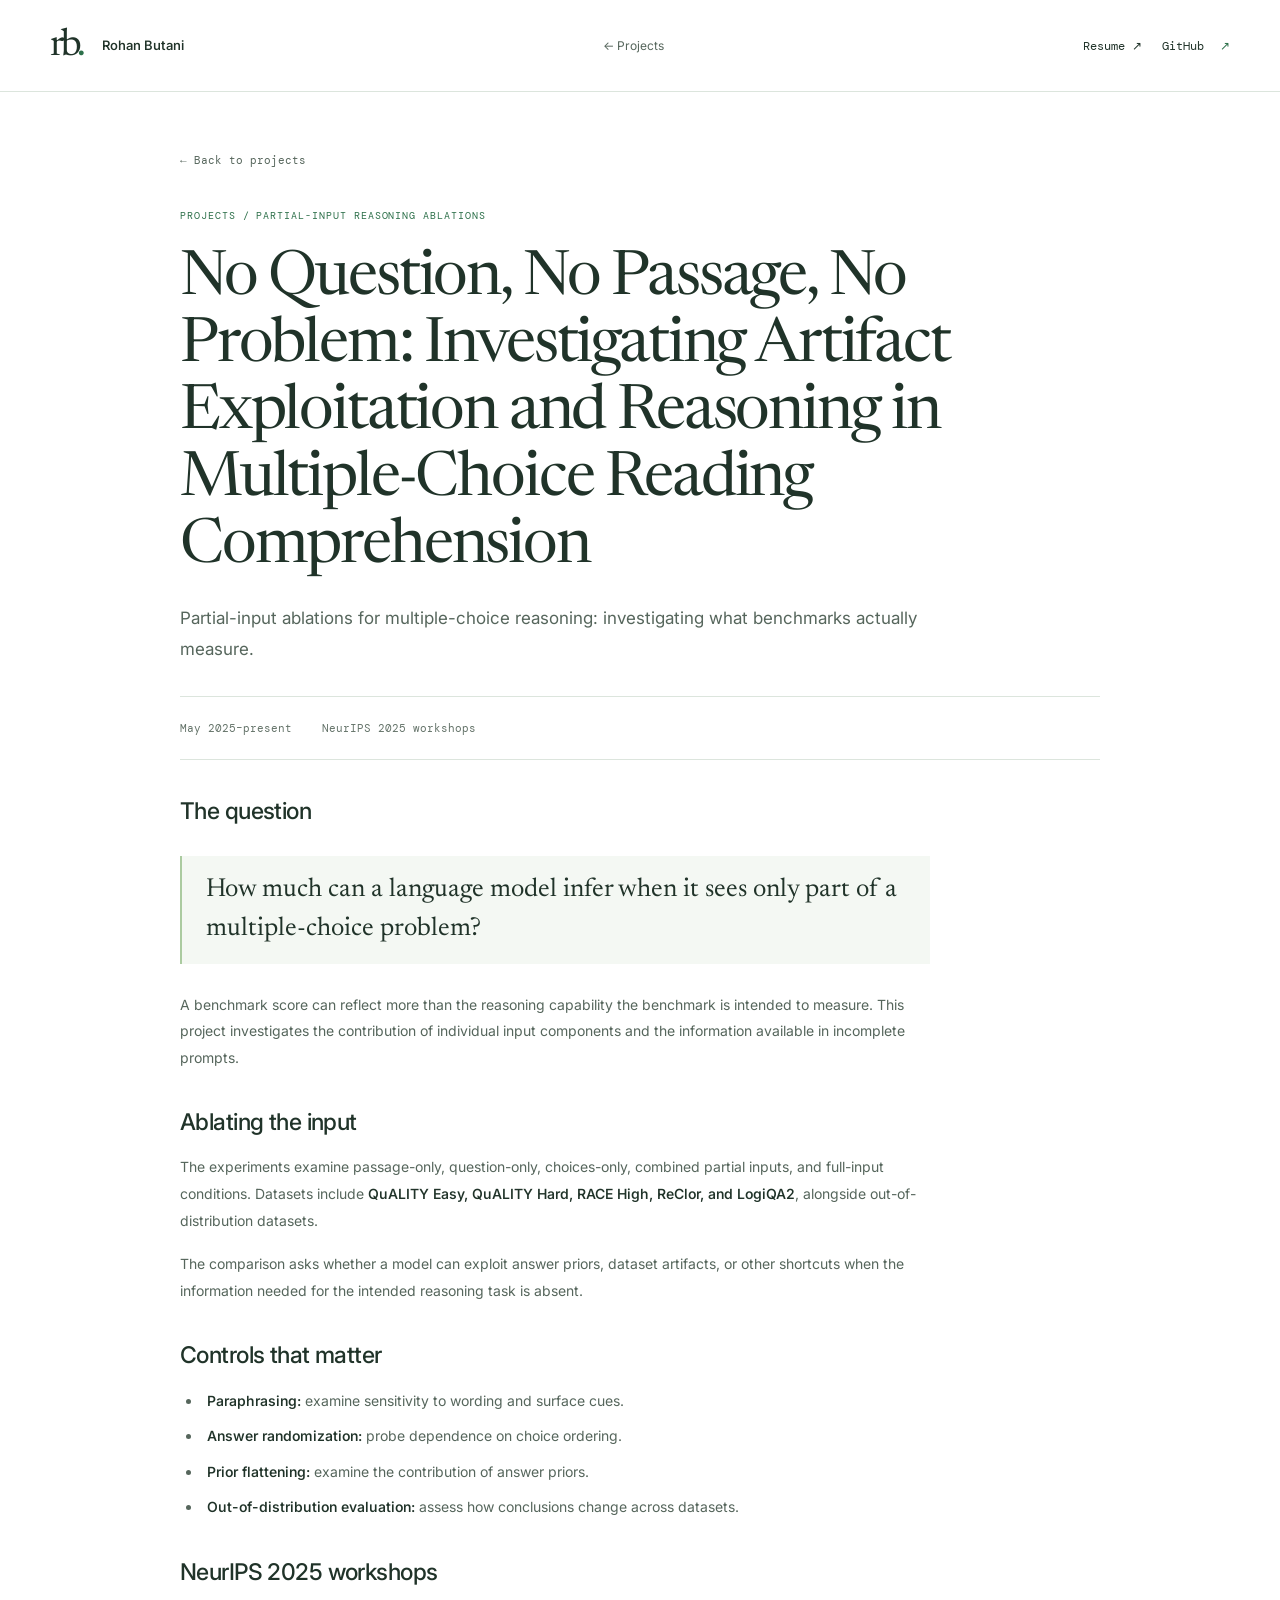
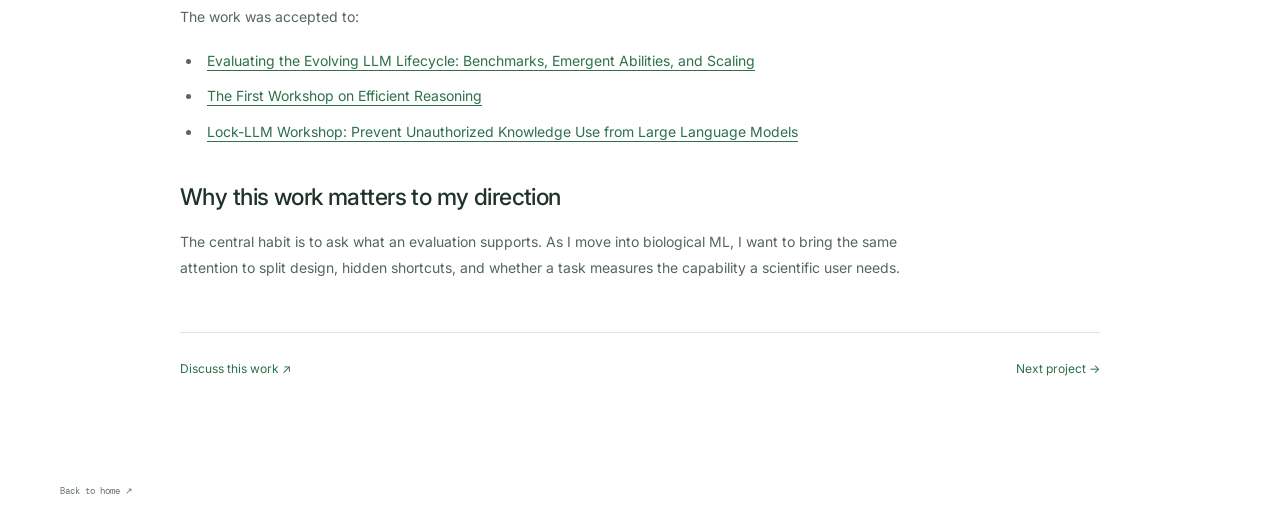
<file: work/ablations/index.html>
<!doctype html>
<html lang="en"><head>
<meta charset="utf-8"><meta name="viewport" content="width=device-width, initial-scale=1">
<meta name="theme-color" content="#ffffff"><meta name="description" content="Partial-input ablations for multiple-choice reasoning: investigating what benchmarks actually measure.">
<meta property="og:title" content="No Question, No Passage, No Problem: Investigating Artifact Exploitation and Reasoning in Multiple-Choice Reading Comprehension · Rohan Butani"><meta property="og:description" content="Partial-input ablations for multiple-choice reasoning: investigating what benchmarks actually measure."><meta property="og:type" content="article">
<title>No Question, No Passage, No Problem: Investigating Artifact Exploitation and Reasoning in Multiple-Choice Reading Comprehension · Rohan Butani</title><link rel="icon" href="../../favicon.svg" type="image/svg+xml">
<link rel="preconnect" href="https://fonts.googleapis.com"><link rel="preconnect" href="https://fonts.gstatic.com" crossorigin>
<link href="https://fonts.googleapis.com/css2?family=DM+Mono:wght@400;500&family=Inter:wght@400;500;600&family=Newsreader:ital,wght@0,400;0,500;1,400&display=swap" rel="stylesheet">
<link rel="stylesheet" href="../../styles.css?v=20260926-3"><script src="../../app.js" defer></script></head><body>
<a class="skip-link" href="#main">Skip to content</a>
<header class="site-header detail-header"><a class="identity" href="../../" aria-label="Rohan Butani home"><span class="monogram">rb<span>.</span></span><span class="identity-text">Rohan Butani</span></a><a class="detail-nav" href="../../#projects">← Projects</a><div class="header-actions"><a class="resume-link" href="../../Rohan_Butani_Research_Resume.pdf" target="_blank" rel="noopener">Resume ↗</a><a class="resume-link" href="https://github.com/rohanbutani" target="_blank" rel="noopener">GitHub <span aria-hidden="true">↗</span></a></div></header>
<main id="main" class="section-wrap detail-main"><a class="back-link" href="../../#projects">← Back to projects</a><p class="eyebrow section-label">Projects / Partial-input reasoning ablations</p><h1>No Question, No Passage, No Problem: Investigating Artifact Exploitation and Reasoning in Multiple-Choice Reading Comprehension</h1><p class="detail-subtitle">Partial-input ablations for multiple-choice reasoning: investigating what benchmarks actually measure.</p><div class="detail-meta"><span>May 2025–present</span><span>NeurIPS 2025 workshops</span></div><article class="detail-body" aria-label="Project details">
<h2>The question</h2>
<blockquote>How much can a language model infer when it sees only part of a multiple-choice problem?</blockquote>
<p>A benchmark score can reflect more than the reasoning capability the benchmark is intended to measure. This project investigates the contribution of individual input components and the information available in incomplete prompts.</p>
<h2>Ablating the input</h2>
<p>The experiments examine passage-only, question-only, choices-only, combined partial inputs, and full-input conditions. Datasets include <strong>QuALITY Easy, QuALITY Hard, RACE High, ReClor, and LogiQA2</strong>, alongside out-of-distribution datasets.</p>
<p>The comparison asks whether a model can exploit answer priors, dataset artifacts, or other shortcuts when the information needed for the intended reasoning task is absent.</p>
<h2>Controls that matter</h2>
<ul><li><strong>Paraphrasing:</strong> examine sensitivity to wording and surface cues.</li><li><strong>Answer randomization:</strong> probe dependence on choice ordering.</li><li><strong>Prior flattening:</strong> examine the contribution of answer priors.</li><li><strong>Out-of-distribution evaluation:</strong> assess how conclusions change across datasets.</li></ul>
<h2>NeurIPS 2025 workshops</h2>
<p>The work was accepted to:</p>
<ul><li><a href="https://neurips.cc/virtual/2025/workshop/109549" target="_blank" rel="noopener">Evaluating the Evolving LLM Lifecycle: Benchmarks, Emergent Abilities, and Scaling</a></li><li><a href="https://neurips.cc/virtual/2025/workshop/109556" target="_blank" rel="noopener">The First Workshop on Efficient Reasoning</a></li><li><a href="https://neurips.cc/virtual/2025/workshop/109568" target="_blank" rel="noopener">Lock-LLM Workshop: Prevent Unauthorized Knowledge Use from Large Language Models</a></li></ul>
<h2>Why this work matters to my direction</h2>
<p>The central habit is to ask what an evaluation supports. As I move into biological ML, I want to bring the same attention to split design, hidden shortcuts, and whether a task measures the capability a scientific user needs.</p></article><div class="detail-end"><a href="mailto:rbutani1@jh.edu">Discuss this work ↗</a><a href="../../projects/isotope/">Next project →</a></div></main>
<footer class="site-footer section-wrap"><a href="../../">Back to home ↗</a></footer></body></html>
</file>
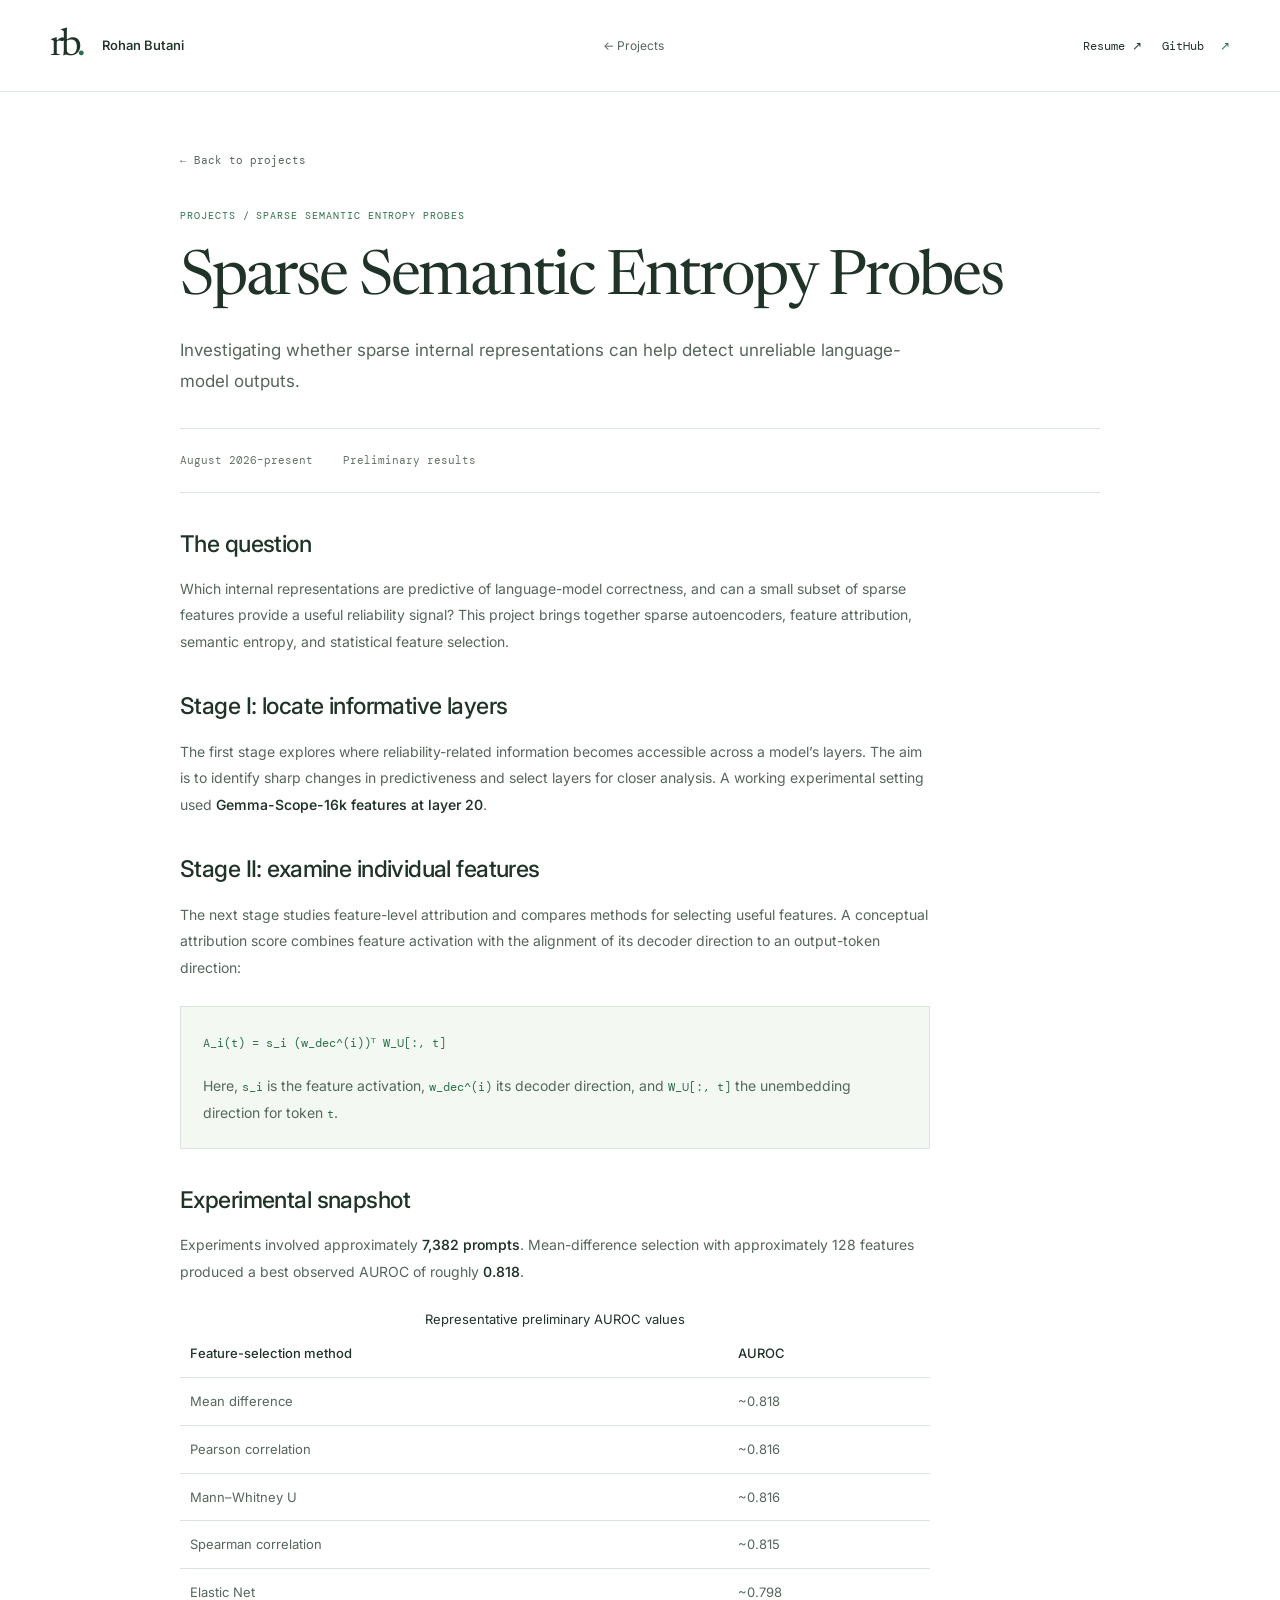
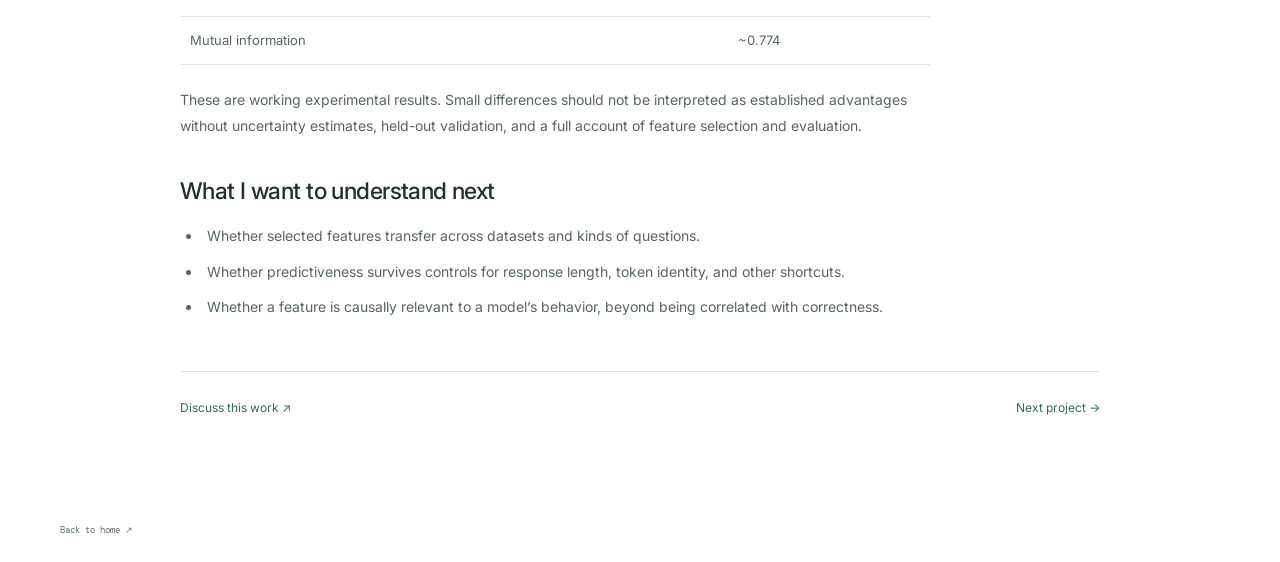
<file: work/entropy/index.html>
<!doctype html>
<html lang="en"><head>
<meta charset="utf-8"><meta name="viewport" content="width=device-width, initial-scale=1">
<meta name="theme-color" content="#ffffff"><meta name="description" content="Investigating whether sparse internal representations can help detect unreliable language-model outputs.">
<meta property="og:title" content="Sparse Semantic Entropy Probes · Rohan Butani"><meta property="og:description" content="Investigating whether sparse internal representations can help detect unreliable language-model outputs."><meta property="og:type" content="article">
<title>Sparse Semantic Entropy Probes · Rohan Butani</title><link rel="icon" href="../../favicon.svg" type="image/svg+xml">
<link rel="preconnect" href="https://fonts.googleapis.com"><link rel="preconnect" href="https://fonts.gstatic.com" crossorigin>
<link href="https://fonts.googleapis.com/css2?family=DM+Mono:wght@400;500&family=Inter:wght@400;500;600&family=Newsreader:ital,wght@0,400;0,500;1,400&display=swap" rel="stylesheet">
<link rel="stylesheet" href="../../styles.css?v=20260926-3"><script src="../../app.js" defer></script></head><body>
<a class="skip-link" href="#main">Skip to content</a>
<header class="site-header detail-header"><a class="identity" href="../../" aria-label="Rohan Butani home"><span class="monogram">rb<span>.</span></span><span class="identity-text">Rohan Butani</span></a><a class="detail-nav" href="../../#projects">← Projects</a><div class="header-actions"><a class="resume-link" href="../../Rohan_Butani_Research_Resume.pdf" target="_blank" rel="noopener">Resume ↗</a><a class="resume-link" href="https://github.com/rohanbutani" target="_blank" rel="noopener">GitHub <span aria-hidden="true">↗</span></a></div></header>
<main id="main" class="section-wrap detail-main"><a class="back-link" href="../../#projects">← Back to projects</a><p class="eyebrow section-label">Projects / Sparse Semantic Entropy Probes</p><h1>Sparse Semantic Entropy Probes</h1><p class="detail-subtitle">Investigating whether sparse internal representations can help detect unreliable language-model outputs.</p><div class="detail-meta"><span>August 2026–present</span><span>Preliminary results</span></div><article class="detail-body" aria-label="Project details">
<h2>The question</h2>
<p>Which internal representations are predictive of language-model correctness, and can a small subset of sparse features provide a useful reliability signal? This project brings together sparse autoencoders, feature attribution, semantic entropy, and statistical feature selection.</p>
<h2>Stage I: locate informative layers</h2>
<p>The first stage explores where reliability-related information becomes accessible across a model’s layers. The aim is to identify sharp changes in predictiveness and select layers for closer analysis. A working experimental setting used <strong>Gemma-Scope-16k features at layer 20</strong>.</p>
<h2>Stage II: examine individual features</h2>
<p>The next stage studies feature-level attribution and compares methods for selecting useful features. A conceptual attribution score combines feature activation with the alignment of its decoder direction to an output-token direction:</p>
<div class="callout"><p><code>A_i(t) = s_i (w_dec^(i))ᵀ W_U[:, t]</code></p><p>Here, <code>s_i</code> is the feature activation, <code>w_dec^(i)</code> its decoder direction, and <code>W_U[:, t]</code> the unembedding direction for token <code>t</code>.</p></div>
<h2>Experimental snapshot</h2>
<p>Experiments involved approximately <strong>7,382 prompts</strong>. Mean-difference selection with approximately 128 features produced a best observed AUROC of roughly <strong>0.818</strong>.</p>
<table><caption>Representative preliminary AUROC values</caption><thead><tr><th scope="col">Feature-selection method</th><th scope="col">AUROC</th></tr></thead><tbody><tr><td>Mean difference</td><td>~0.818</td></tr><tr><td>Pearson correlation</td><td>~0.816</td></tr><tr><td>Mann–Whitney U</td><td>~0.816</td></tr><tr><td>Spearman correlation</td><td>~0.815</td></tr><tr><td>Elastic Net</td><td>~0.798</td></tr><tr><td>Mutual information</td><td>~0.774</td></tr></tbody></table>
<p>These are working experimental results. Small differences should not be interpreted as established advantages without uncertainty estimates, held-out validation, and a full account of feature selection and evaluation.</p>
<h2>What I want to understand next</h2>
<ul><li>Whether selected features transfer across datasets and kinds of questions.</li><li>Whether predictiveness survives controls for response length, token identity, and other shortcuts.</li><li>Whether a feature is causally relevant to a model’s behavior, beyond being correlated with correctness.</li></ul></article><div class="detail-end"><a href="mailto:rbutani1@jh.edu">Discuss this work ↗</a><a href="../../work/ablations/">Next project →</a></div></main>
<footer class="site-footer section-wrap"><a href="../../">Back to home ↗</a></footer></body></html>
</file>
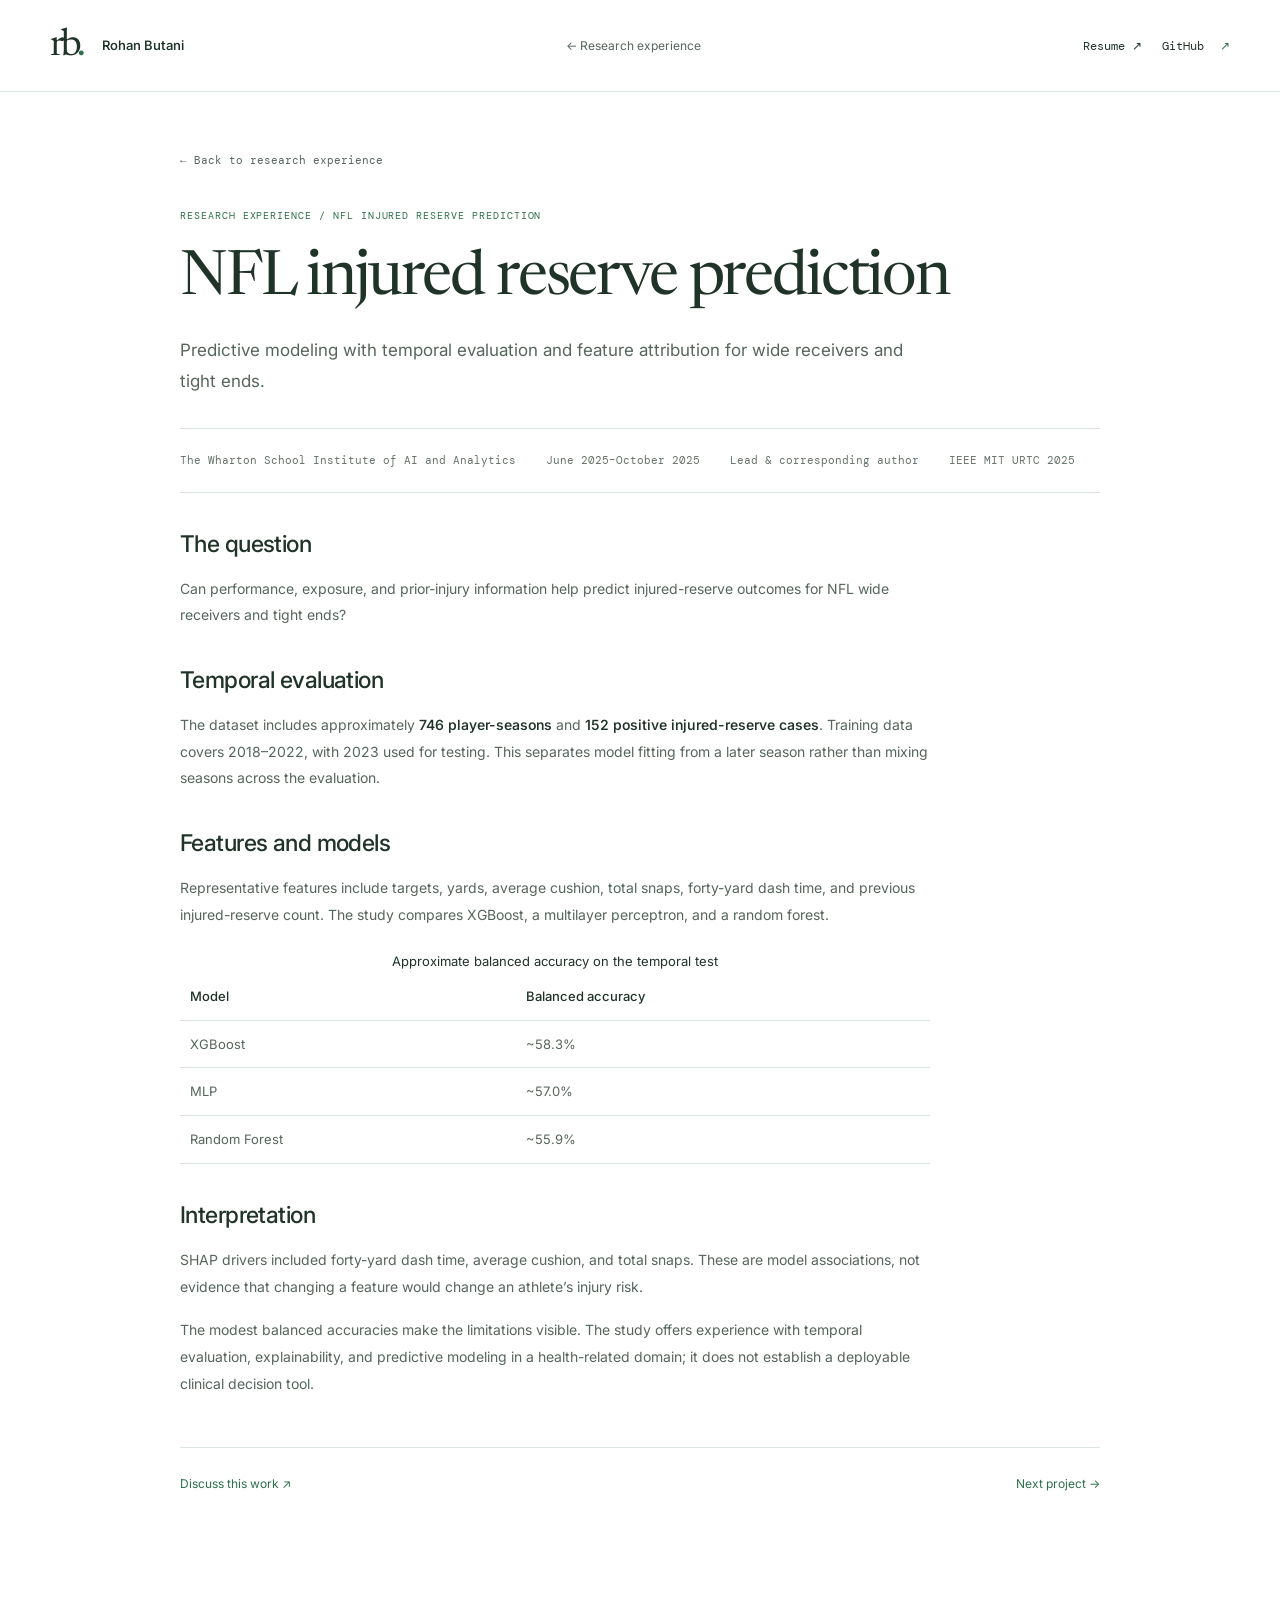
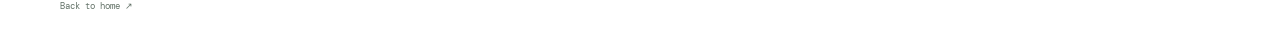
<file: work/nfl/index.html>
<!doctype html>
<html lang="en"><head>
<meta charset="utf-8"><meta name="viewport" content="width=device-width, initial-scale=1">
<meta name="theme-color" content="#ffffff"><meta name="description" content="Predictive modeling with temporal evaluation and feature attribution for wide receivers and tight ends.">
<meta property="og:title" content="NFL injured reserve prediction · Rohan Butani"><meta property="og:description" content="Predictive modeling with temporal evaluation and feature attribution for wide receivers and tight ends."><meta property="og:type" content="article">
<title>NFL injured reserve prediction · Rohan Butani</title><link rel="icon" href="../../favicon.svg" type="image/svg+xml">
<link rel="preconnect" href="https://fonts.googleapis.com"><link rel="preconnect" href="https://fonts.gstatic.com" crossorigin>
<link href="https://fonts.googleapis.com/css2?family=DM+Mono:wght@400;500&family=Inter:wght@400;500;600&family=Newsreader:ital,wght@0,400;0,500;1,400&display=swap" rel="stylesheet">
<link rel="stylesheet" href="../../styles.css?v=20260926-3"><script src="../../app.js" defer></script></head><body>
<a class="skip-link" href="#main">Skip to content</a>
<header class="site-header detail-header"><a class="identity" href="../../" aria-label="Rohan Butani home"><span class="monogram">rb<span>.</span></span><span class="identity-text">Rohan Butani</span></a><a class="detail-nav" href="../../#experience">← Research experience</a><div class="header-actions"><a class="resume-link" href="../../Rohan_Butani_Research_Resume.pdf" target="_blank" rel="noopener">Resume ↗</a><a class="resume-link" href="https://github.com/rohanbutani" target="_blank" rel="noopener">GitHub <span aria-hidden="true">↗</span></a></div></header>
<main id="main" class="section-wrap detail-main"><a class="back-link" href="../../#experience">← Back to research experience</a><p class="eyebrow section-label">Research experience / NFL injured reserve prediction</p><h1>NFL injured reserve prediction</h1><p class="detail-subtitle">Predictive modeling with temporal evaluation and feature attribution for wide receivers and tight ends.</p><div class="detail-meta"><span>The Wharton School Institute of AI and Analytics</span><span>June 2025–October 2025</span><span>Lead &amp; corresponding author</span><span>IEEE MIT URTC 2025</span></div><article class="detail-body" aria-label="Project details">
<h2>The question</h2>
<p>Can performance, exposure, and prior-injury information help predict injured-reserve outcomes for NFL wide receivers and tight ends?</p>
<h2>Temporal evaluation</h2>
<p>The dataset includes approximately <strong>746 player-seasons</strong> and <strong>152 positive injured-reserve cases</strong>. Training data covers 2018–2022, with 2023 used for testing. This separates model fitting from a later season rather than mixing seasons across the evaluation.</p>
<h2>Features and models</h2>
<p>Representative features include targets, yards, average cushion, total snaps, forty-yard dash time, and previous injured-reserve count. The study compares XGBoost, a multilayer perceptron, and a random forest.</p>
<table><caption>Approximate balanced accuracy on the temporal test</caption><thead><tr><th scope="col">Model</th><th scope="col">Balanced accuracy</th></tr></thead><tbody><tr><td>XGBoost</td><td>~58.3%</td></tr><tr><td>MLP</td><td>~57.0%</td></tr><tr><td>Random Forest</td><td>~55.9%</td></tr></tbody></table>
<h2>Interpretation</h2>
<p>SHAP drivers included forty-yard dash time, average cushion, and total snaps. These are model associations, not evidence that changing a feature would change an athlete’s injury risk.</p>
<p>The modest balanced accuracies make the limitations visible. The study offers experience with temporal evaluation, explainability, and predictive modeling in a health-related domain; it does not establish a deployable clinical decision tool.</p></article><div class="detail-end"><a href="mailto:rbutani1@jh.edu">Discuss this work ↗</a><a href="../../work/ucl/">Next project →</a></div></main>
<footer class="site-footer section-wrap"><a href="../../">Back to home ↗</a></footer></body></html>
</file>
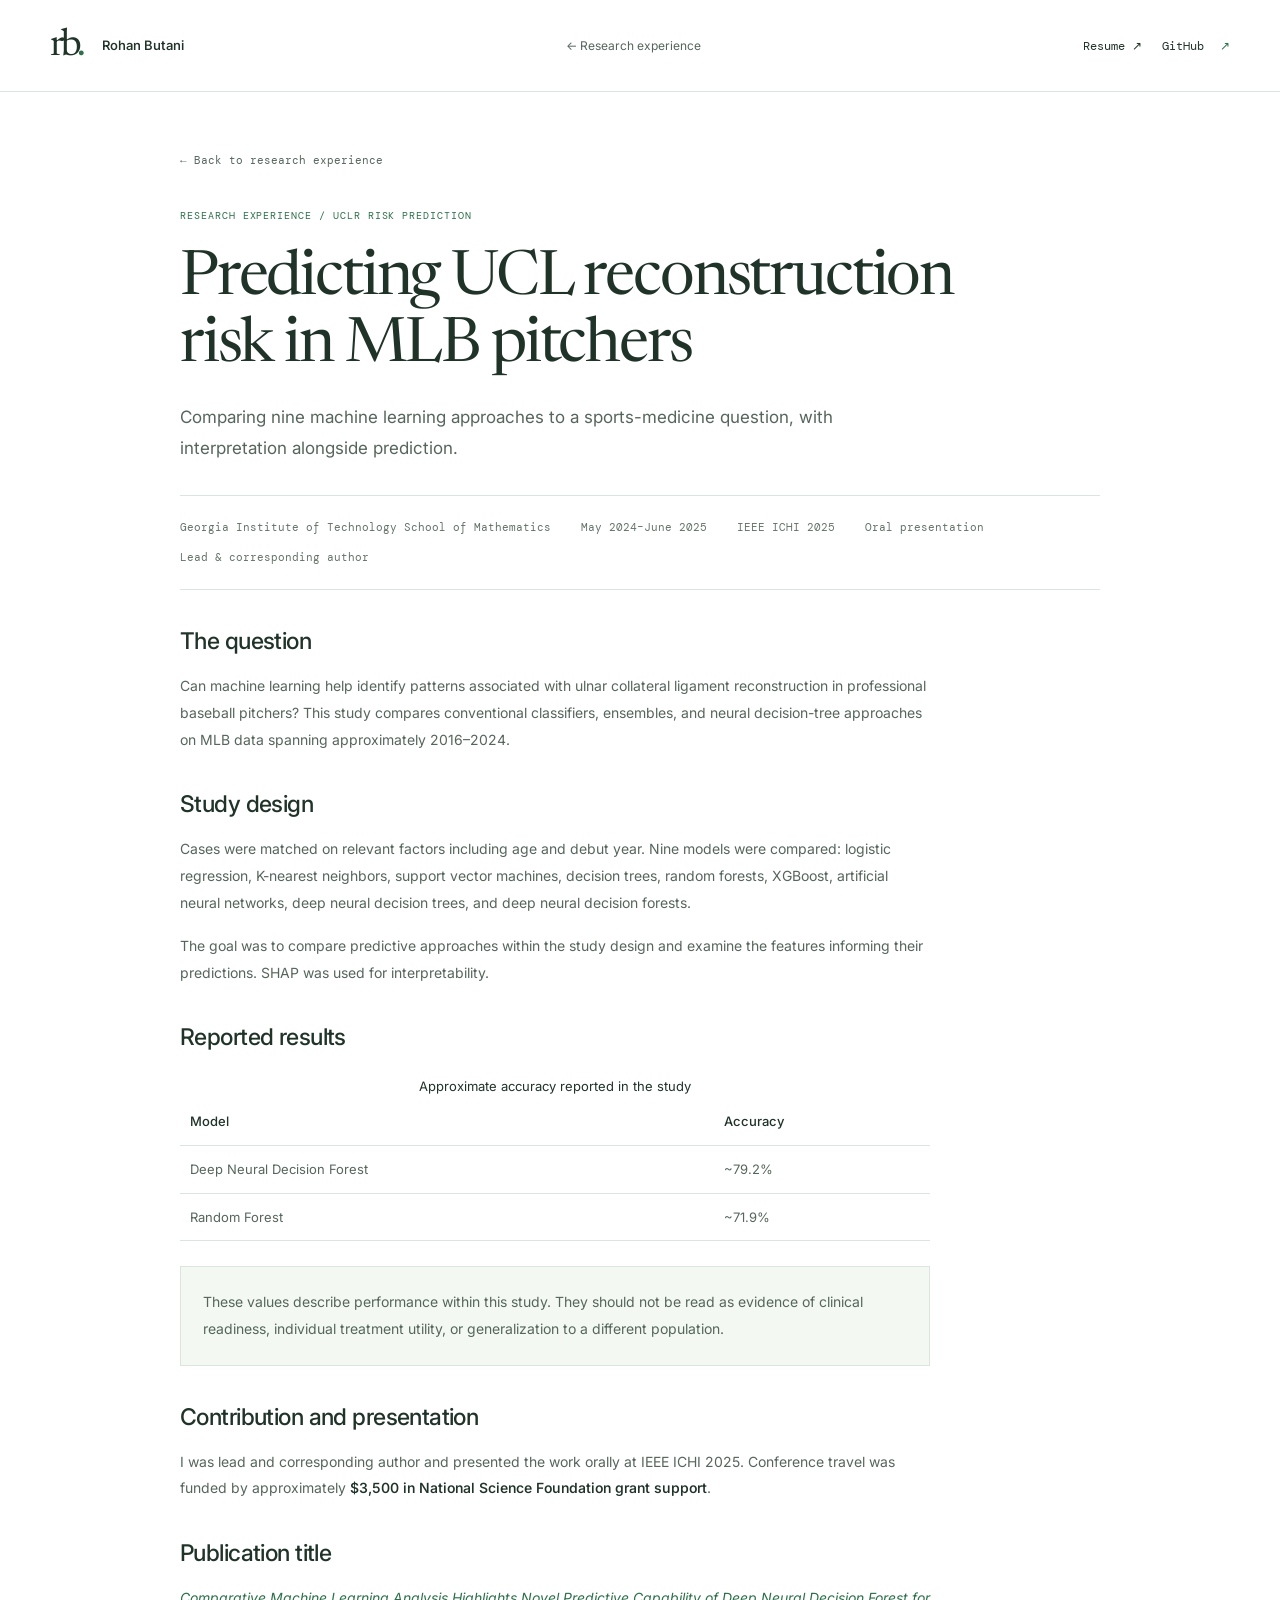
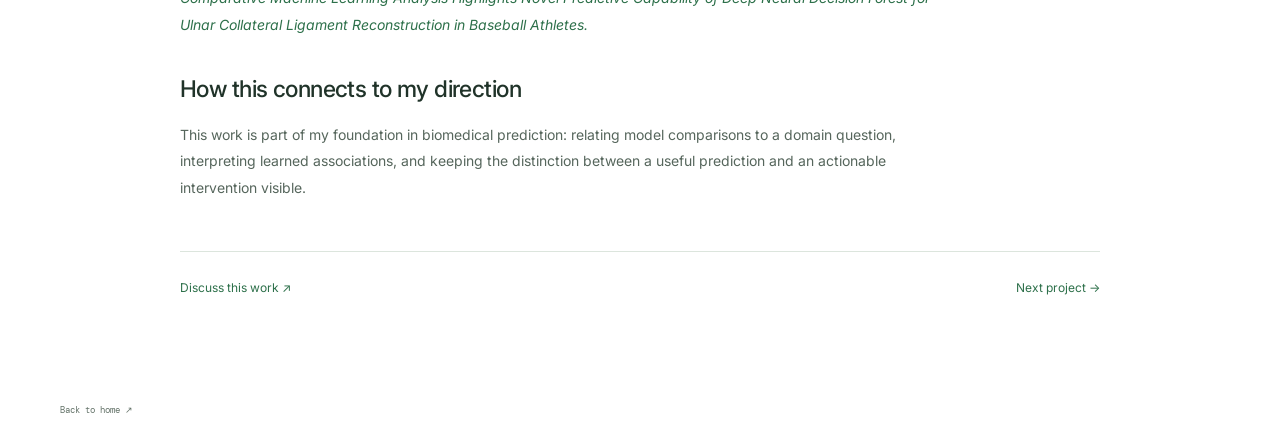
<file: work/ucl/index.html>
<!doctype html>
<html lang="en"><head>
<meta charset="utf-8"><meta name="viewport" content="width=device-width, initial-scale=1">
<meta name="theme-color" content="#ffffff"><meta name="description" content="Comparing nine machine learning approaches to a sports-medicine question, with interpretation alongside prediction.">
<meta property="og:title" content="Predicting UCL reconstruction risk in MLB pitchers · Rohan Butani"><meta property="og:description" content="Comparing nine machine learning approaches to a sports-medicine question, with interpretation alongside prediction."><meta property="og:type" content="article">
<title>Predicting UCL reconstruction risk in MLB pitchers · Rohan Butani</title><link rel="icon" href="../../favicon.svg" type="image/svg+xml">
<link rel="preconnect" href="https://fonts.googleapis.com"><link rel="preconnect" href="https://fonts.gstatic.com" crossorigin>
<link href="https://fonts.googleapis.com/css2?family=DM+Mono:wght@400;500&family=Inter:wght@400;500;600&family=Newsreader:ital,wght@0,400;0,500;1,400&display=swap" rel="stylesheet">
<link rel="stylesheet" href="../../styles.css?v=20260926-3"><script src="../../app.js" defer></script></head><body>
<a class="skip-link" href="#main">Skip to content</a>
<header class="site-header detail-header"><a class="identity" href="../../" aria-label="Rohan Butani home"><span class="monogram">rb<span>.</span></span><span class="identity-text">Rohan Butani</span></a><a class="detail-nav" href="../../#experience">← Research experience</a><div class="header-actions"><a class="resume-link" href="../../Rohan_Butani_Research_Resume.pdf" target="_blank" rel="noopener">Resume ↗</a><a class="resume-link" href="https://github.com/rohanbutani" target="_blank" rel="noopener">GitHub <span aria-hidden="true">↗</span></a></div></header>
<main id="main" class="section-wrap detail-main"><a class="back-link" href="../../#experience">← Back to research experience</a><p class="eyebrow section-label">Research experience / UCLR risk prediction</p><h1>Predicting UCL reconstruction risk in MLB pitchers</h1><p class="detail-subtitle">Comparing nine machine learning approaches to a sports-medicine question, with interpretation alongside prediction.</p><div class="detail-meta"><span>Georgia Institute of Technology School of Mathematics</span><span>May 2024–June 2025</span><span>IEEE ICHI 2025</span><span>Oral presentation</span><span>Lead &amp; corresponding author</span></div><article class="detail-body" aria-label="Project details">
<h2>The question</h2>
<p>Can machine learning help identify patterns associated with ulnar collateral ligament reconstruction in professional baseball pitchers? This study compares conventional classifiers, ensembles, and neural decision-tree approaches on MLB data spanning approximately 2016–2024.</p>
<h2>Study design</h2>
<p>Cases were matched on relevant factors including age and debut year. Nine models were compared: logistic regression, K-nearest neighbors, support vector machines, decision trees, random forests, XGBoost, artificial neural networks, deep neural decision trees, and deep neural decision forests.</p>
<p>The goal was to compare predictive approaches within the study design and examine the features informing their predictions. SHAP was used for interpretability.</p>
<h2>Reported results</h2>
<table><caption>Approximate accuracy reported in the study</caption><thead><tr><th scope="col">Model</th><th scope="col">Accuracy</th></tr></thead><tbody><tr><td>Deep Neural Decision Forest</td><td>~79.2%</td></tr><tr><td>Random Forest</td><td>~71.9%</td></tr></tbody></table>
<div class="callout"><p>These values describe performance within this study. They should not be read as evidence of clinical readiness, individual treatment utility, or generalization to a different population.</p></div>
<h2>Contribution and presentation</h2>
<p>I was lead and corresponding author and presented the work orally at IEEE ICHI 2025. Conference travel was funded by approximately <strong>$3,500 in National Science Foundation grant support</strong>.</p>
<h2>Publication title</h2>
<p><em>Comparative Machine Learning Analysis Highlights Novel Predictive Capability of Deep Neural Decision Forest for Ulnar Collateral Ligament Reconstruction in Baseball Athletes.</em></p>
<h2>How this connects to my direction</h2>
<p>This work is part of my foundation in biomedical prediction: relating model comparisons to a domain question, interpreting learned associations, and keeping the distinction between a useful prediction and an actionable intervention visible.</p></article><div class="detail-end"><a href="mailto:rbutani1@jh.edu">Discuss this work ↗</a><a href="../../work/nfl/">Next project →</a></div></main>
<footer class="site-footer section-wrap"><a href="../../">Back to home ↗</a></footer></body></html>
</file>
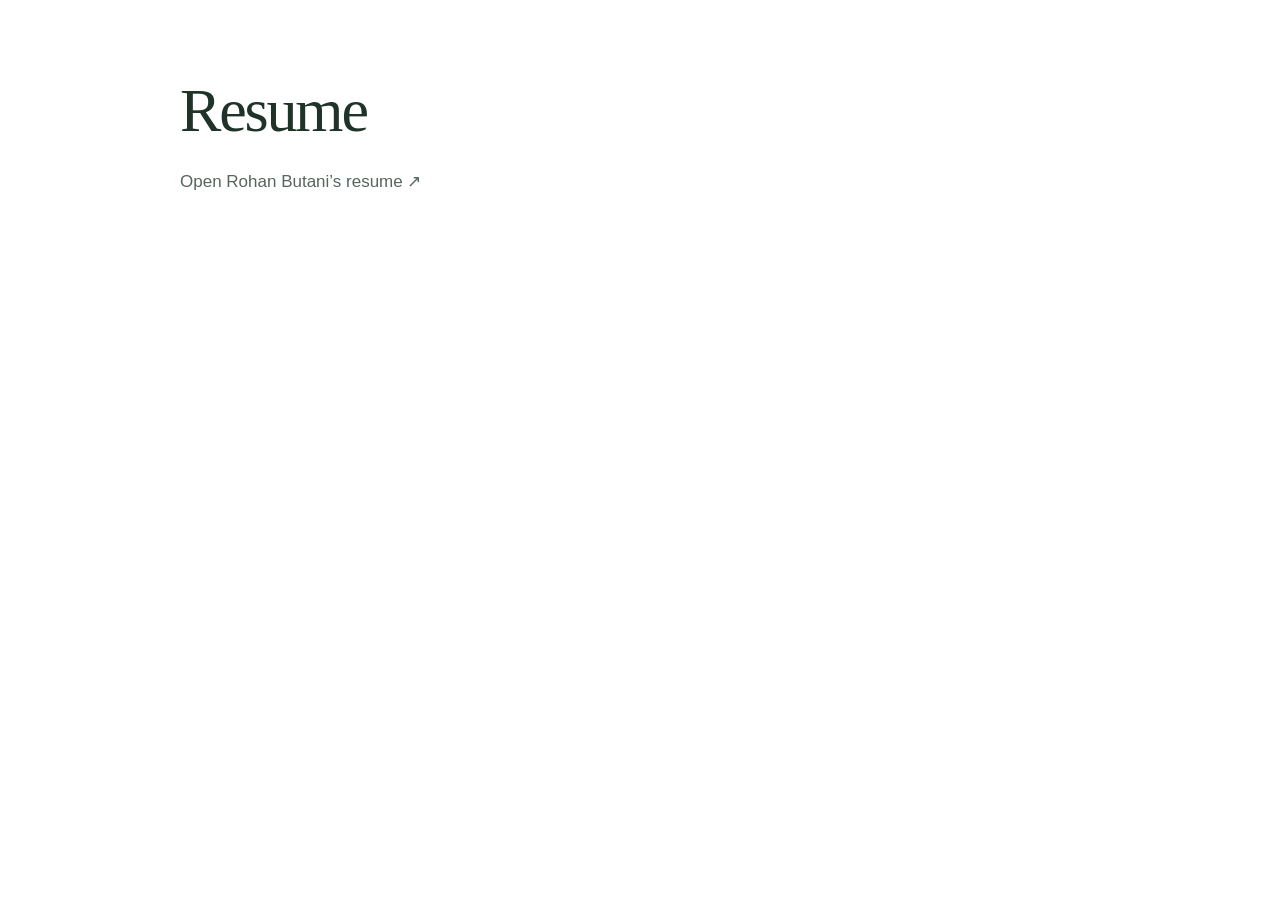
<file: cv.html>
<!doctype html>
<html lang="en">
<head>
  <meta charset="utf-8">
  <meta name="viewport" content="width=device-width, initial-scale=1">
  <meta name="robots" content="noindex">
  <meta http-equiv="refresh" content="0; url=Rohan_Butani_Research_Resume.pdf">
  <link rel="canonical" href="Rohan_Butani_Research_Resume.pdf">
  <title>Resume · Rohan Butani</title>
  <link rel="icon" href="favicon.svg" type="image/svg+xml">
  <link rel="stylesheet" href="styles.css?v=20260926-3">
</head>
<body>
  <main class="section-wrap detail-main">
    <h1>Resume</h1>
    <p class="detail-subtitle"><a href="Rohan_Butani_Research_Resume.pdf">Open Rohan Butani’s resume ↗</a></p>
  </main>
</body>
</html>
</file>
<file: styles.css>
:root {
  --bg: #ffffff;
  --bg-soft: #f4f8f3;
  --panel: #edf5eb;
  --text: #203329;
  --muted: #56665c;
  --dim: #647369;
  --mint: #2d704a;
  --line: #dce5dd;
  --serif: 'Newsreader', Georgia, serif;
  --sans: 'Inter', Arial, sans-serif;
  --mono: 'DM Mono', monospace;
}
* { box-sizing: border-box; }
[hidden] { display: none !important; }
html { scroll-behavior: smooth; scroll-padding-top: 95px; }
body { margin: 0; background: var(--bg); color: var(--text); font: 14px/1.75 var(--sans); -webkit-font-smoothing: antialiased; }
a { color: inherit; text-decoration: none; }
button { border: 0; background: none; color: inherit; font: inherit; cursor: pointer; }
a, button { -webkit-tap-highlight-color: transparent; }
::selection { background: #dcefd6; color: var(--text); }
:focus-visible { outline: 2px solid var(--mint); outline-offset: 5px; }
h1, h2, h3, p { margin: 0; }
h1, h2 { font-family: var(--serif); font-weight: 400; letter-spacing: -.035em; line-height: 1.08; }
h2 { font-size: 47px; }
h3 { font-size: 20px; font-weight: 500; line-height: 1.4; letter-spacing: -.025em; }
em { color: var(--mint); font-weight: 400; }
.section-wrap { width: min(1160px, calc(100% - 100px)); margin-inline: auto; }
.section { padding-block: 90px; }
.eyebrow, .mono, .tags { font-family: var(--mono); font-weight: 400; }
.eyebrow { font-size: 10px; text-transform: uppercase; letter-spacing: .095em; line-height: 1.7; }
.mono { font-size: 11px; }
.muted { color: var(--muted); }
.section-label { color: var(--mint); margin-bottom: 20px; }
.status-dot { display: inline-block; width: 6px; height: 6px; border-radius: 50%; background: var(--mint); vertical-align: middle; margin-right: 8px; }
.skip-link { position: fixed; z-index: 100; top: -100px; left: 20px; padding: 12px 20px; background: var(--panel); color: var(--text); }
.skip-link:focus { top: 12px; }

/* Navigation */
.site-header { height: 92px; padding-inline: 50px; display: flex; align-items: center; justify-content: space-between; gap: 25px; position: sticky; top: 0; z-index: 20; background: #fffffff5; backdrop-filter: blur(12px); border-bottom: 1px solid var(--line); }
.identity { display: flex; align-items: center; gap: 15px; white-space: nowrap; }
.monogram { font: 38px/1 var(--serif); letter-spacing: -4px; padding-right: 5px; }
.monogram span { color: var(--mint); }
.identity-text { font-size: 13px; font-weight: 550; line-height: 1.7; }
.identity-text small { display: block; color: var(--dim); font: 9px/1.5 var(--mono); }
.main-nav { display: flex; align-items: center; gap: 26px; }
.main-nav a { padding: 8px 0; color: var(--muted); font-size: 12px; border-bottom: 1px solid transparent; }
.main-nav a:hover, .main-nav a.active { color: var(--mint); border-color: var(--mint); }
.header-actions { display: flex; align-items: center; gap: 20px; flex-shrink: 0; }
.resume-link { font: 12px var(--mono); white-space: nowrap; }
.resume-link span { color: var(--mint); margin-left: 9px; }
.menu-toggle { display: none; }

/* Introduction */
.hero { display: grid; grid-template-columns: minmax(0, 1fr) 255px; align-items: center; gap: 80px; padding-block: 83px 85px; }
.institution { color: var(--mint); }
.hero-discipline { font-size: 10px; color: var(--dim); margin-top: 6px; }
.hero h1 { font-size: clamp(50px, 4.2vw, 60px); line-height: 1.12; margin: 28px 0 24px; max-width: 770px; }
.hero h1 em { display: inline; }
.hero-description { max-width: 640px; color: var(--muted); font-size: 15px; line-height: 1.85; }
.hero-actions { display: flex; align-items: center; flex-wrap: wrap; gap: 27px; margin-top: 28px; }
.button { display: inline-flex; align-items: center; gap: 27px; padding: 12px 18px; border: 1px solid #c9dec5; font-size: 12px; font-weight: 500; border-radius: 3px; }
.button-primary { background: #e4f0df; color: #27583b; }
.button-primary:hover { background: #d6e9cf; }
.button span { font-size: 18px; }
.email-link { font-size: 12px; color: var(--muted); }
.email-link span { margin-left: 9px; }
.hero-direction { margin-top: 28px; padding-left: 15px; border-left: 2px solid #bad5b2; }
.hero-direction .eyebrow { font-size: 9px; color: var(--dim); }
.hero-direction p { font-size: 12px; margin-top: 4px; }
.hero-direction p span { padding-inline: 4px; color: var(--mint); }
.hero-profile { border-left: 1px solid var(--line); padding: 6px 0 6px 30px; }
.hero-profile > .eyebrow { color: var(--dim); font-size: 9px; margin-bottom: 29px; }
.hero-profile > div { margin-bottom: 26px; }
.hero-profile h2 { font: 500 12px/1.5 var(--sans); letter-spacing: 0; margin-bottom: 7px; }
.hero-profile p { font-size: 12px; color: var(--muted); line-height: 1.85; }
.hero-profile > a { font-size: 11px; color: var(--mint); }
.hero-profile > a span { margin-left: 8px; }

/* Research and projects */
.section-intro { display: flex; align-items: flex-end; justify-content: space-between; gap: 55px; margin-bottom: 36px; }
.intro-description { max-width: 360px; color: var(--muted); font-size: 13px; line-height: 1.85; }
.work-section { border-block: 1px solid var(--line); background: var(--bg-soft); }
.filter-bar { display: flex; align-items: center; justify-content: space-between; gap: 20px; margin-bottom: 22px; padding-bottom: 18px; border-bottom: 1px solid var(--line); }
.filters { display: flex; gap: 8px; }
.filter { padding: 7px 13px; border: 1px solid transparent; color: var(--muted); border-radius: 3px; font-size: 11px; }
.filter.active { color: var(--mint); background: #e1eedc; border-color: #c7ddc0; }
.filter:hover { color: var(--mint); }
.filter span { font: 9px var(--mono); margin-left: 7px; }
#work-count { font-size: 10px; color: var(--dim); }
.work-grid { display: grid; grid-template-columns: 1fr 1fr; gap: 20px; }
.project-card { display: block; border: 1px solid var(--line); background: var(--bg); border-radius: 3px; transition: border-color .2s, box-shadow .2s; }
.project-card:hover { border-color: #9cbd99; box-shadow: 0 4px 16px #20332906; }
.project-card[hidden] { display: none; }
.project-content { padding: 29px; }
.project-top { display: flex; align-items: center; justify-content: space-between; gap: 18px; margin-bottom: 23px; }
.project-top .eyebrow { font-size: 9px; color: var(--mint); letter-spacing: .06em; }
.project-arrow { color: var(--mint); font-size: 21px; line-height: 1; }
.project-content h3 { font: 400 29px/1.18 var(--serif); letter-spacing: -.025em; margin-bottom: 17px; }
.project-content > p { font-size: 13px; color: var(--muted); line-height: 1.85; margin-bottom: 23px; }
.project-metrics { display: flex; flex-wrap: wrap; gap: 32px; padding-block: 4px 22px; }
.project-metrics strong { font: 400 26px/1 var(--serif); }
.project-metrics strong span { font-size: 18px; }
.project-metrics small { display: block; color: var(--dim); font-size: 10px; margin-top: 7px; }
.tags { display: flex; flex-wrap: wrap; gap: 6px; color: var(--muted); font-size: 9px; line-height: 1.5; }
.tags span { padding: 4px 7px; background: #f5f8f3; border: 1px solid var(--line); border-radius: 2px; }
.metric-note { display: block; color: var(--dim); font-size: 10px; margin-top: 12px; }
.build-grid { display: grid; grid-template-columns: 1fr 1fr; gap: 20px; }
.build-card { background: var(--bg); display: flex; flex-direction: column; border: 1px solid var(--line); padding: 29px; border-radius: 3px; transition: border-color .2s; }
.build-card:hover { border-color: #8eae87; }
.build-top { display: flex; justify-content: space-between; align-items: center; flex-wrap: wrap; gap: 12px; margin-bottom: 22px; }
.build-top .eyebrow { font-size: 9px; color: var(--mint); }
.build-card h3 { font: 400 31px/1.2 var(--serif); margin-bottom: 16px; }
.build-card p { color: var(--muted); font-size: 13px; line-height: 1.85; margin-bottom: 23px; }
.build-card .tags { margin-top: auto; }
.build-link { display: flex; justify-content: space-between; margin-top: 25px; padding-top: 18px; border-top: 1px solid var(--line); font-size: 11px; color: var(--mint); }
.build-featured { grid-column: 1 / -1; display: grid; grid-template-columns: 1.35fr 1fr; column-gap: 50px; }
.build-featured .build-top { grid-column: 1 / -1; }
.build-featured h3 { font-size: 39px; }
.build-featured .award { font: 11px/1.6 var(--mono); color: #32633d; background: #dfecd8; border: 1px solid #c7dabe; padding: 7px 10px; border-radius: 3px; }
.build-featured p { max-width: 630px; }
.build-featured .build-details { align-self: center; padding-left: 25px; border-left: 1px solid var(--line); }
.build-featured .build-details p { font-size: 12px; }
.build-featured .build-link { grid-column: 1 / -1; margin-top: 2px; }

/* Research and professional experience */
.timeline { border-top: 1px solid var(--line); }
.timeline-item { display: grid; grid-template-columns: 125px 1fr 1.3fr; gap: 30px; padding: 29px 0; border-bottom: 1px solid var(--line); }
.timeline-date { color: var(--dim); padding-top: 3px; font-size: 10px; }
.current-label { display: block; color: var(--mint); margin-top: 7px; font-size: 9px; }
.timeline-org h3 { font-size: 19px; margin-bottom: 6px; }
.timeline-org p { color: var(--muted); font-size: 12px; }
.timeline-org > .mono { display: block; color: var(--dim); font-size: 9px; margin-top: 8px; }
.timeline-description p { color: var(--muted); font-size: 13px; line-height: 1.85; }
.timeline-description .subtle { margin-top: 9px; font-size: 12px; }
.timeline-description .tags { margin-top: 12px; }
.professional-section { border-block: 1px solid var(--line); background: #fafcf9; }

/* Learning and notebook */
.now-section { background: var(--bg-soft); border-block: 1px solid var(--line); }
.now-layout { display: grid; grid-template-columns: 1fr 1.4fr; gap: 75px; }
.now-intro h2 { font-size: 49px; max-width: 320px; }
.now-intro > p:not(.eyebrow) { max-width: 310px; color: var(--muted); font-size: 13px; margin-top: 23px; }
.now-stamp { margin-top: 28px; color: var(--mint); font-size: 10px; }
.now-intro p.now-context { font: 10px/1.9 var(--mono); color: var(--dim); margin-top: 17px; }
.now-items article { display: grid; grid-template-columns: 23px 1fr 14px; gap: 18px; padding: 23px 0; border-bottom: 1px solid var(--line); }
.now-items article:first-child { padding-top: 0; }
.now-items article > .mono { color: var(--dim); font-size: 10px; padding-top: 3px; }
.now-items h3 { font-size: 18px; margin-bottom: 8px; }
.now-items p { font-size: 13px; color: var(--muted); margin-bottom: 11px; }
.now-topics { font-size: 9px; color: var(--dim); }
.now-marker { color: var(--mint); }
.notes-grid { display: grid; grid-template-columns: repeat(3, 1fr); gap: 27px; }
.note-card { display: flex; flex-direction: column; padding: 22px 0; border-block: 1px solid var(--line); }
.note-card:hover { border-color: var(--mint); }
.note-card > .eyebrow { display: flex; justify-content: space-between; gap: 10px; color: var(--mint); font-size: 9px; margin-bottom: 24px; }
.note-card > .eyebrow > span { color: var(--dim); text-transform: none; letter-spacing: 0; }
.note-card h3 { font: 400 27px/1.2 var(--serif); letter-spacing: -.02em; margin-bottom: 15px; }
.note-card p { color: var(--muted); font-size: 12px; line-height: 1.85; margin-bottom: 25px; }
.note-bottom { display: flex; justify-content: space-between; gap: 12px; margin-top: auto; font-size: 9px; color: var(--dim); }
.note-bottom b { font-size: 17px; font-weight: 400; color: var(--mint); }
.other-questions { margin-top: 30px; padding: 20px 0; border-bottom: 1px solid var(--line); }
summary { list-style: none; cursor: pointer; }
summary::-webkit-details-marker { display: none; }
.other-questions summary { display: flex; align-items: center; gap: 25px; font-size: 12px; color: var(--muted); }
.other-questions summary .eyebrow { font-size: 9px; color: var(--dim); flex-shrink: 0; }
.other-questions summary > span:last-child { margin-left: auto; color: var(--mint); font-size: 18px; }
.other-questions[open] summary > span:last-child { transform: rotate(45deg); }
.other-questions p { max-width: 780px; font-size: 13px; color: var(--muted); margin-top: 22px; }
.manifesto { padding-block: 55px; border-block: 1px solid var(--line); }
.manifesto > .eyebrow { color: var(--dim); }
.manifesto blockquote { max-width: 940px; margin: 22px 0; font: 400 32px/1.4 var(--serif); letter-spacing: -.02em; }
.manifesto-signature { color: var(--dim); font-size: 10px; }
.manifesto-signature span { padding-inline: 10px; }
.foundations { display: grid; grid-template-columns: 1fr 1fr; gap: 70px; }
.foundations h3 { font-size: 23px; margin-bottom: 14px; }
.foundations p { font-size: 13px; color: var(--muted); margin-bottom: 15px; }
.foundations .mono { font-size: 10px; }
.foundations .education-interests { font-size: 12px; color: var(--dim); margin-top: 21px; }
.toolkit { display: grid; gap: 22px; }
.toolkit .eyebrow { display: block; font-size: 9px; color: var(--dim); margin-bottom: 7px; }
.toolkit p { margin: 0; font-size: 12px; }

/* Contact */
.contact-section { border-block: 1px solid var(--line); background: var(--panel); padding-block: 75px; }
.contact-layout { display: flex; justify-content: space-between; align-items: center; gap: 60px; }
.contact-layout h2 { font-size: 46px; }
.contact-layout p { max-width: 450px; color: var(--muted); font-size: 13px; margin-top: 22px; }
.contact-actions { min-width: 280px; display: flex; flex-direction: column; align-items: flex-start; }
.contact-email { font: 30px/1.5 var(--serif); letter-spacing: -.025em; border-bottom: 1px solid #b9ceb3; padding-bottom: 10px; white-space: nowrap; }
.contact-email span { margin-left: 18px; color: var(--mint); }
.copy-email { color: var(--muted); font-size: 10px; padding: 12px 0; }
.copy-email span { margin-left: 15px; }
.copy-feedback { min-height: 22px; max-width: 300px; color: var(--mint); font-size: 10px; }
.text-link { color: var(--mint); font-size: 12px; }
.text-link span { margin-left: 18px; }
.site-footer { display: flex; align-items: center; justify-content: space-between; gap: 25px; padding-block: 25px; color: var(--dim); font: 9px/1.6 var(--mono); }

/* Project and notebook pages */
.detail-nav { color: var(--muted); font-size: 12px; }
.detail-main { max-width: 920px; min-height: 70vh; padding-block: 55px 80px; }
.back-link { display: inline-block; margin-bottom: 40px; color: var(--muted); font: 11px var(--mono); }
.back-link:hover { color: var(--mint); }
.detail-main h1 { font-size: 62px; max-width: 870px; margin: 22px 0; }
.detail-subtitle { font-size: 17px; color: var(--muted); max-width: 750px; line-height: 1.85; }
.detail-meta { display: flex; flex-wrap: wrap; gap: 12px 30px; color: var(--dim); font: 11px/1.7 var(--mono); padding: 22px 0; margin: 30px 0; border-block: 1px solid var(--line); }
.detail-body { max-width: 750px; }
.detail-body h2 { font: 500 23px/1.4 var(--sans); letter-spacing: -.025em; margin: 35px 0 16px; }
.detail-body p, .detail-body li { font-size: 14px; line-height: 1.9; color: var(--muted); }
.detail-body p { margin-bottom: 17px; }
.detail-body strong { color: var(--text); font-weight: 550; }
.detail-body ul, .detail-body ol { padding-left: 22px; }
.detail-body li { padding-left: 5px; margin-bottom: 9px; }
.detail-body a { color: var(--mint); text-decoration: underline; text-underline-offset: 4px; overflow-wrap: anywhere; }
.detail-body blockquote { font: 26px/1.5 var(--serif); margin: 28px 0; padding: 15px 24px; border-left: 2px solid #abcba0; background: var(--bg-soft); }
.detail-body .callout { padding: 22px; margin: 25px 0; background: var(--bg-soft); border: 1px solid var(--line); }
.detail-body .callout p:last-child { margin-bottom: 0; }
.detail-body table { width: 100%; border-collapse: collapse; font-size: 13px; margin: 22px 0; }
.detail-body th, .detail-body td { padding: 12px 10px; text-align: left; border-bottom: 1px solid var(--line); }
.detail-body th { font-weight: 500; }
.detail-body td { color: var(--muted); }
.detail-body code { font: 12px var(--mono); color: var(--mint); overflow-wrap: anywhere; }
.detail-end { display: flex; justify-content: space-between; flex-wrap: wrap; gap: 22px; margin-top: 50px; padding-top: 25px; border-top: 1px solid var(--line); }
.detail-end a { font-size: 12px; color: var(--mint); }

/* Curriculum vitae */
.cv-main { max-width: 900px; padding-block: 50px 80px; }
.cv-top { display: flex; justify-content: space-between; align-items: flex-start; gap: 20px; }
.cv-main h1 { font-size: 62px; margin: 15px 0; }
.cv-main .cv-lead { color: var(--muted); font-size: 15px; }
.cv-main .cv-contact { color: var(--mint); font-size: 12px; margin-top: 15px; }
.cv-main h2 { font: 12px/1.4 var(--mono); text-transform: uppercase; letter-spacing: .08em; color: var(--mint); padding-bottom: 15px; border-bottom: 1px solid var(--line); margin: 35px 0 22px; }
.cv-entry { margin-bottom: 25px; }
.cv-entry h3 { font-size: 17px; }
.cv-entry p { color: var(--muted); font-size: 13px; margin-top: 6px; }
.cv-entry .cv-date { color: var(--dim); font: 11px/1.8 var(--mono); }
.print-button { flex-shrink: 0; border: 1px solid var(--line); background: var(--bg-soft); color: var(--mint); padding: 10px 15px; font-size: 11px; margin-top: 20px; }

@media (max-width: 1100px) {
  .section-wrap { width: calc(100% - 72px); }
  .site-header { padding-inline: 36px; gap: 20px; }
  .main-nav { gap: 20px; }
  .main-nav a { font-size: 11px; }
  .hero { gap: 40px; grid-template-columns: minmax(0, 1fr) 220px; }
  .hero h1 { font-size: 54px; }
  .hero-profile { padding-left: 24px; }
  .hero-profile p { font-size: 11px; }
  .timeline-item { grid-template-columns: 110px 1fr 1.2fr; gap: 22px; }
  .now-layout { gap: 45px; }
  .contact-layout { gap: 30px; }
  .contact-layout h2 { font-size: 40px; }
  .note-card h3 { font-size: 25px; }
}
@media (max-width: 850px) {
  .site-header { height: 80px; }
  .identity-text { display: none; }
  .hero { grid-template-columns: 1fr; gap: 40px; padding-block: 60px; }
  .hero h1 { max-width: 710px; font-size: 56px; }
  .hero-profile { display: grid; grid-template-columns: repeat(3, 1fr); gap: 20px; border-left: 0; border-top: 1px solid var(--line); padding: 25px 0 0; }
  .hero-profile > .eyebrow { grid-column: 1 / -1; margin: 0; }
  .hero-profile > div { margin: 0; }
  .hero-profile > a { grid-column: 1 / -1; }
  .section { padding-block: 70px; }
  h2 { font-size: 41px; }
  .section-intro { gap: 30px; }
  .intro-description { max-width: 290px; font-size: 12px; }
  .project-content, .build-card { padding: 24px; }
  .project-content h3 { font-size: 27px; }
  .project-top .eyebrow { font-size: 8px; }
  .tags { font-size: 8px; }
  .timeline-item { grid-template-columns: 100px 1fr; gap: 16px 25px; }
  .timeline-description { grid-column: 2; }
  .now-layout { gap: 35px; grid-template-columns: 1fr 1.2fr; }
  .now-intro h2 { font-size: 43px; }
  .notes-grid { gap: 20px; }
  .note-card > .eyebrow { flex-wrap: wrap; font-size: 8px; }
  .note-card h3 { font-size: 25px; }
  .note-bottom { font-size: 8px; }
  .contact-actions { min-width: 235px; }
  .contact-email { font-size: 26px; }
  .contact-email span { margin-left: 10px; }
  .detail-main h1 { font-size: 55px; }
}
@media (max-width: 680px) {
  html { scroll-padding-top: 85px; }
  .section-wrap { width: calc(100% - 40px); }
  .site-header { min-height: 75px; height: auto; padding: 14px 20px; gap: 12px; flex-wrap: wrap; }
  .header-actions { gap: 14px; margin-left: auto; }
  .identity { gap: 12px; }
  .identity-text { display: block; font-size: 12px; }
  .identity-text small { font-size: 8px; }
  .monogram { font-size: 34px; }
  .menu-toggle { display: block; margin-left: auto; padding: 10px 0; font: 10px var(--mono); }
  .menu-toggle span { color: var(--mint); margin-left: 4px; }
  .main-nav { display: none; position: absolute; left: 20px; right: 20px; top: 69px; padding: 12px; grid-template-columns: repeat(3, 1fr); gap: 4px; background: white; border: 1px solid var(--line); box-shadow: 0 12px 25px #2033290d; border-radius: 3px; }
  .main-nav.open { display: grid; }
  .main-nav a { padding: 12px 8px; font-size: 12px; }
  .resume-link { font-size: 11px; }
  .resume-link span { margin-left: 4px; }
  .hero { padding-block: 43px 48px; gap: 32px; }
  .institution { font-size: 9px; }
  .hero-discipline { font-size: 8px; }
  .hero h1 { font-size: clamp(40px, 9.5vw, 54px); margin-top: 25px; }
  .hero h1 em { display: inline; }
  .hero-description { font-size: 14px; }
  .hero-actions { gap: 20px; }
  .button { font-size: 11px; padding: 11px 14px; gap: 20px; }
  .email-link { font-size: 11px; }
  .hero-direction p { font-size: 11px; }
  .hero-profile { gap: 20px 18px; grid-template-columns: 1fr 1fr; }
  .hero-profile > div:last-of-type { grid-column: 1 / -1; }
  .hero-profile p { font-size: 12px; }
  .section { padding-block: 57px; }
  .section-label { font-size: 9px; margin-bottom: 17px; }
  h2 { font-size: 39px; }
  .section-intro { display: block; margin-bottom: 28px; }
  .intro-description { max-width: 460px; font-size: 13px; margin-top: 20px; }
  .filter-bar { gap: 10px; flex-wrap: wrap; }
  .filters { gap: 5px; }
  .filter { font-size: 10px; padding: 7px 10px; }
  #work-count { font-size: 9px; }
  .work-grid, .build-grid { grid-template-columns: 1fr; gap: 16px; }
  .project-content, .build-card { padding: 23px; }
  .project-top .eyebrow { font-size: 8px; }
  .project-content h3 { font-size: 28px; }
  .project-content > p { font-size: 13px; }
  .project-metrics { gap: 25px; }
  .project-metrics strong { font-size: 25px; }
  .project-metrics small { font-size: 9px; }
  .tags { font-size: 8px; }
  .build-featured { display: flex; }
  .build-featured .award { font-size: 9px; padding: 7px; }
  .build-featured .build-details { border: 0; padding: 0; align-self: stretch; }
  .build-featured .build-link { margin-top: 22px; }
  .build-top { gap: 14px; }
  .timeline-item { grid-template-columns: 1fr; gap: 11px; padding-block: 25px; }
  .timeline-date { display: flex; align-items: center; gap: 12px; padding: 0; }
  .current-label { margin: 0; }
  .timeline-description { grid-column: auto; }
  .timeline-org h3 { font-size: 20px; }
  .now-layout { grid-template-columns: 1fr; gap: 35px; }
  .now-intro h2 { max-width: none; font-size: 40px; }
  .now-intro > p:not(.eyebrow) { max-width: 430px; }
  .now-items article { gap: 12px; }
  .now-items h3 { font-size: 18px; }
  .notes-grid { grid-template-columns: 1fr; gap: 20px; }
  .note-card > .eyebrow { font-size: 9px; }
  .note-card h3 { font-size: 28px; }
  .note-card p { font-size: 13px; }
  .note-bottom { font-size: 9px; }
  .other-questions summary { flex-wrap: wrap; gap: 10px; position: relative; padding-right: 20px; }
  .other-questions summary .eyebrow { width: 100%; }
  .other-questions summary > span:last-child { position: absolute; right: 0; top: 10px; }
  .manifesto { padding-block: 40px; }
  .manifesto blockquote { font-size: 28px; }
  .manifesto-signature { font-size: 8px; }
  .manifesto-signature span { padding-inline: 5px; }
  .foundations { grid-template-columns: 1fr; gap: 28px; }
  .toolkit { border-top: 1px solid var(--line); padding-top: 27px; }
  .contact-section { padding-block: 55px; }
  .contact-layout { display: block; }
  .contact-layout h2 { font-size: 39px; }
  .contact-actions { margin-top: 32px; }
  .contact-email { font-size: 29px; }
  .contact-email span { margin-left: 30px; }
  .site-footer { flex-wrap: wrap; font-size: 8px; gap: 15px; }
  .footer-motto { display: none; }
  .site-footer > a { margin-left: auto; }
  .detail-nav { font-size: 10px; }
  .detail-main { padding-block: 35px 60px; }
  .back-link { font-size: 10px; margin-bottom: 30px; }
  .detail-main h1 { font-size: 43px; }
  .detail-subtitle { font-size: 15px; }
  .detail-meta { font-size: 10px; }
  .detail-body h2 { font-size: 21px; }
  .detail-body p, .detail-body li { font-size: 13px; }
  .detail-body blockquote { font-size: 24px; padding: 15px; }
  .detail-body th, .detail-body td { font-size: 12px; padding: 10px 7px; }
  .cv-main { padding-top: 30px; }
  .cv-top { display: block; }
  .cv-main h1 { font-size: 52px; }
}
@media (prefers-reduced-motion: reduce) {
  html { scroll-behavior: auto; }
  *, *::before, *::after { transition: none !important; animation: none !important; }
}
@media print {
  body { background: white; color: #111; }
  .site-header, .site-footer, .print-button, .skip-link { display: none; }
  .cv-main { width: 100%; max-width: none; padding: 0; }
  .cv-main h1 { font-size: 35px; }
  .cv-main h2 { font-size: 11px; color: #174936; margin: 24px 0 12px; border-color: #bbb; break-after: avoid; }
  .cv-main .eyebrow { color: #174936; }
  .cv-main .cv-lead { font-size: 12px; color: #333; }
  .cv-main .cv-contact, .cv-entry p, .cv-entry .cv-date { color: #333; font-size: 10px; }
  .cv-entry { break-inside: avoid; margin-bottom: 16px; }
  .cv-entry h3 { font-size: 13px; }
  .cv-top { display: block; }
  a { color: inherit; }
  @page { margin: 16mm; }
}
</file>
